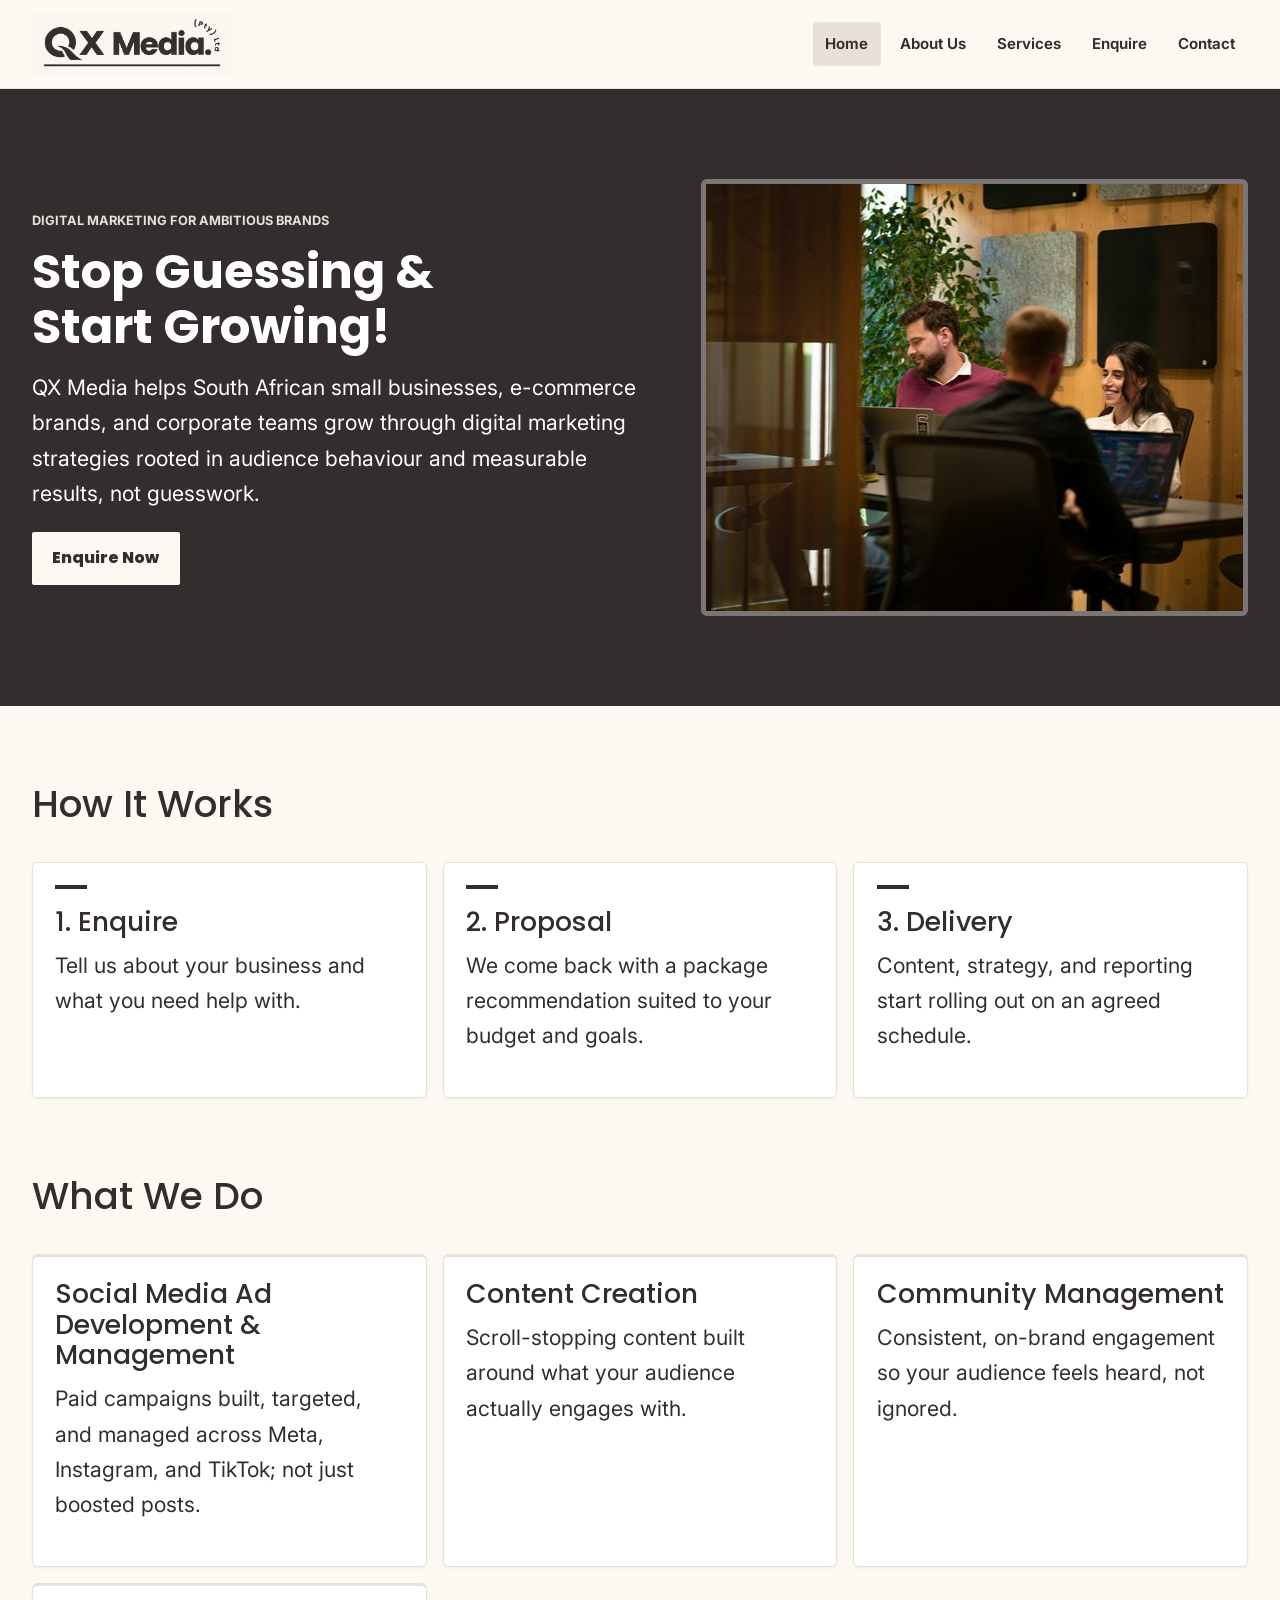
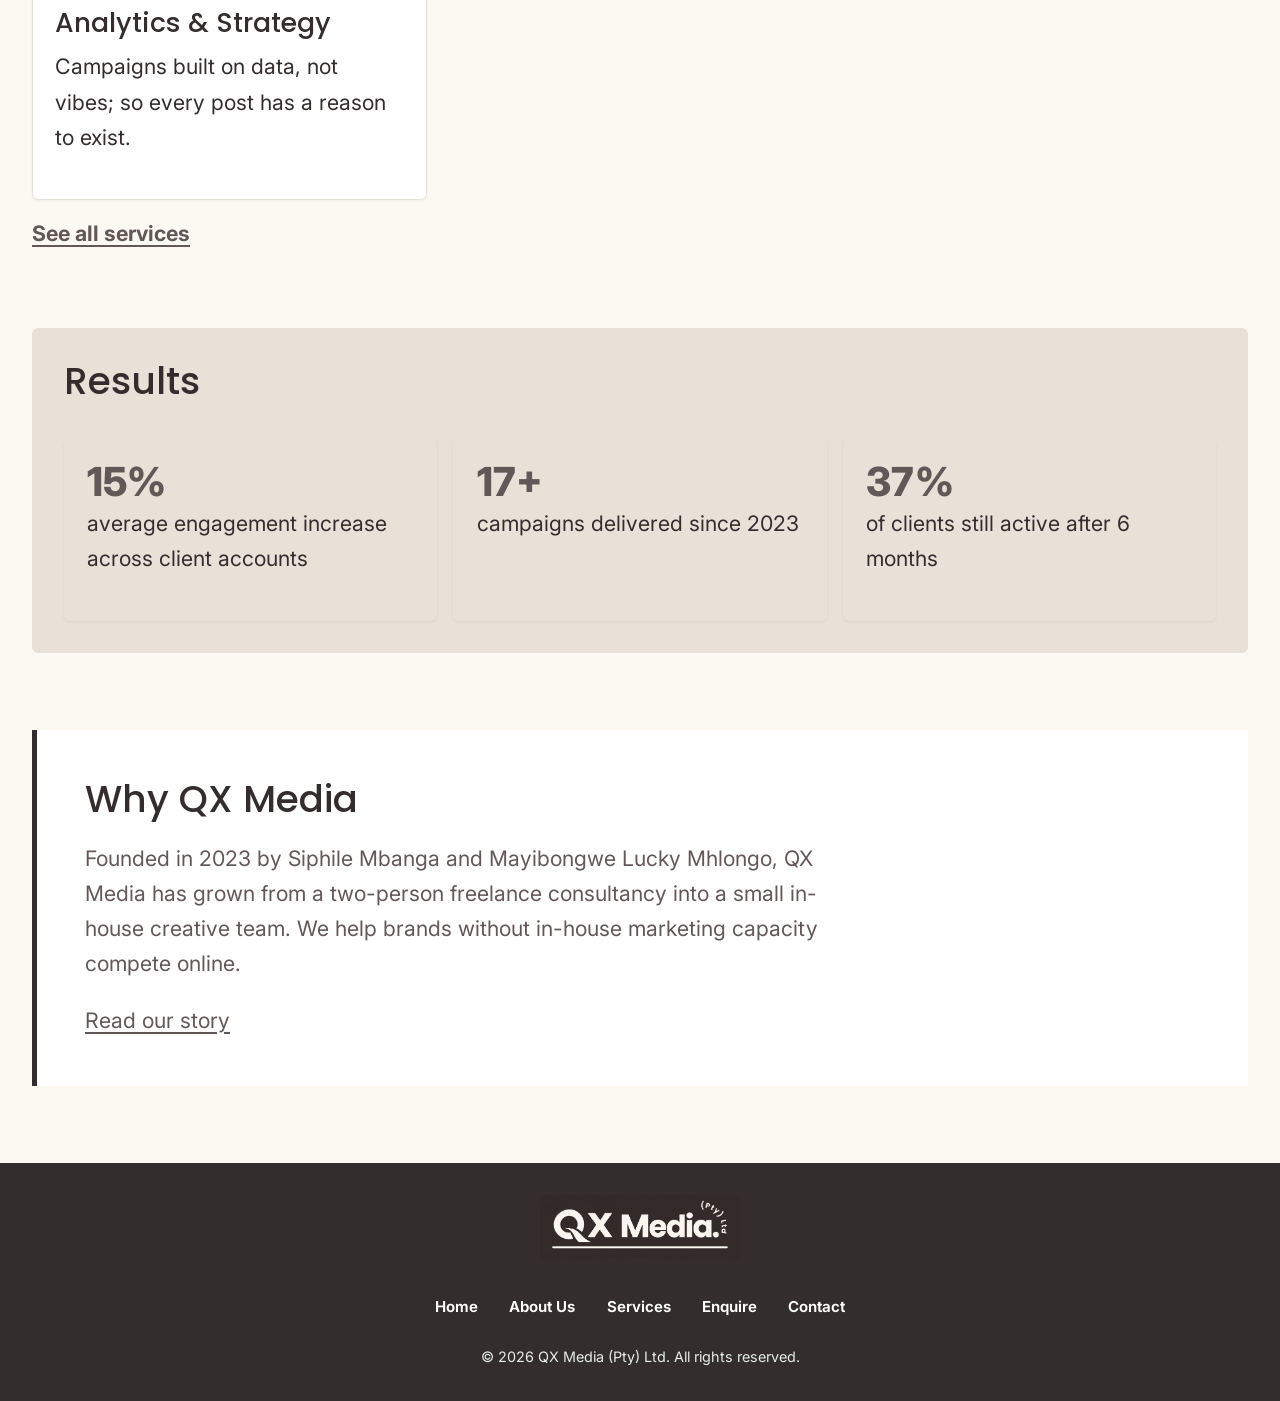
<file: index.html>
<!DOCTYPE html>
<html lang="en">
<head>
    <meta charset="UTF-8">
    <meta http-equiv="X-UA-Compatible" content = "IE=edge">
    <meta name="viewport" content="width=device-width, initial-scale=1.0">
    <meta name="description" content="QX Media helps South African small businesses, e-commerce brands, and corporate teams grow with social media marketing, content, and data-informed strategy.">
    <title>QX Media | Digital Marketing Agency in South Africa</title>
    <link rel="stylesheet" href="css/main.css">
    <link rel="preconnect" href="https://fonts.googleapis.com">
    <link rel="preconnect" href="https://fonts.gstatic.com" crossorigin>
    <link href="https://fonts.googleapis.com/css2?family=Inter:wght@400;500;700&family=Poppins:wght@500;600;700;800&display=swap" rel="stylesheet">
    <link rel="icon" type="image/svg+xml" href="favicon.svg">
</head>

<body>
    <header class="site-header">
        <a class="logo" href="./">
            <img src="images/qx-logo-dark-on-ivory.png" alt="QX Media (Pty) Ltd">
        </a>
        <nav>
            <ul>
                <li><a href="./" class="current-page">Home</a></li>
                <li><a href="about/">About Us</a></li>
                <li><a href="services/">Services</a></li>
                <li><a href="enquire/">Enquire</a></li>
                <li><a href="contact/">Contact</a></li>
            </ul>
        </nav>
    </header>

    <main>

<section id="hero" class="hero" class="content-section">
  <div>
    <p class="eyebrow">Digital marketing for ambitious brands</p>
    <h1>Stop Guessing &amp; Start Growing!</h1>
    <p>
        QX Media helps South African small businesses, e-commerce brands, and corporate teams grow through digital marketing strategies rooted in audience behaviour and measurable results, not guesswork.
    </p>
    <a href="enquire/" class="cta-button">Enquire Now</a>
  </div>

  <picture class="hero-image">
    <img
      src="images/team-meeting-960.jpg"
      srcset="
        images/team-meeting-640.jpg 640w,
        images/team-meeting-960.jpg 960w,
        images/team-meeting-1600.jpg 1600w
      "
      sizes="(max-width: 48rem) 100vw, 50vw"
      width="960"
      height="640"
      alt="Colleagues collaborating around a table in a creative studio"
    >
  </picture>
</section>

        <section id="how-it-works" class="content-section">
            <h2>How It Works</h2>
            <div class="step">
                <h3>1. Enquire</h3>
                <p> Tell us about your business and what you need help with.</p>
            </div>
            <div class="step">
                <h3>2. Proposal</h3>
                <p>We come back with a package recommendation suited to your budget and goals.</p>
            </div>
            <div class="step">
                <h3>3. Delivery</h3>
                <p>Content, strategy, and reporting start rolling out on an agreed schedule.</p>
            </div>
        </section>

        <section id="service-highlights" class="content-section">
            <h2>What We Do</h2>
            <div class="service-card">
                <h3>Social Media Ad Development & Management</h3>
                <p>Paid campaigns built, targeted, and managed across Meta, Instagram, and TikTok; not just boosted posts.</p>
            </div>
            <div class="service-card">
                <h3>Content Creation</h3>
                <p>Scroll-stopping content built around what your audience actually engages with.</p>
            </div>
            <div class="service-card">
                <h3>Community Management</h3>
                <p>Consistent, on-brand engagement so your audience feels heard, not ignored.</p>
            </div>
            <div class="service-card">
                <h3>Analytics & Strategy</h3>
                <p>Campaigns built on data, not vibes; so every post has a reason to exist.</p>
            </div>
            <a href="services/">See all services</a>
        </section>

        <section id="results" class="content-section">
            <h2>Results</h2>
            <div class="stat-card">
            <p class="stat-number" data-count="35" data-suffix="%">35%</p>
             <p>average engagement increase across client accounts</p>    
            </div>
            <div class="stat-card">
            <p class="stat-number" data-count="40" data-suffix="+">40+</p>
              <p>campaigns delivered since 2023</p>
             </div>
             <div class="stat-card">
                <p class="stat-number" data-count="85" data-suffix="%">85%</p>
                <p>of clients still active after 6 months</p>
             </div>
        </section>

        <section id="why-qx-media" class="content-section">
            <h2>Why QX Media</h2>
            <p>Founded in 2023 by Siphile Mbanga and Mayibongwe Lucky Mhlongo, QX Media has grown from a two-person freelance consultancy into a small in-house creative team. We help brands without in-house marketing capacity compete online.</p>
            <a href="about/">Read our story</a>
        </section>
    </main>

    <footer>
        <a class="footer-logo" href="./">
            <img src="images/qx-logo-white-on-dark.png" alt="QX Media (Pty) Ltd">
        </a>

        <nav>
            <ul>
                <li><a href="./">Home</a></li>
                <li><a href="about/">About Us</a></li>
                <li><a href="services/">Services</a></li>
                <li><a href="enquire/">Enquire</a></li>
                <li><a href="contact/">Contact</a></li>
            </ul>
        </nav>
        <p>&copy; 2026 QX Media (Pty) Ltd. All rights reserved.</p>
    </footer>
<script src="js/app.js"></script>
</body>
</html>
</file>
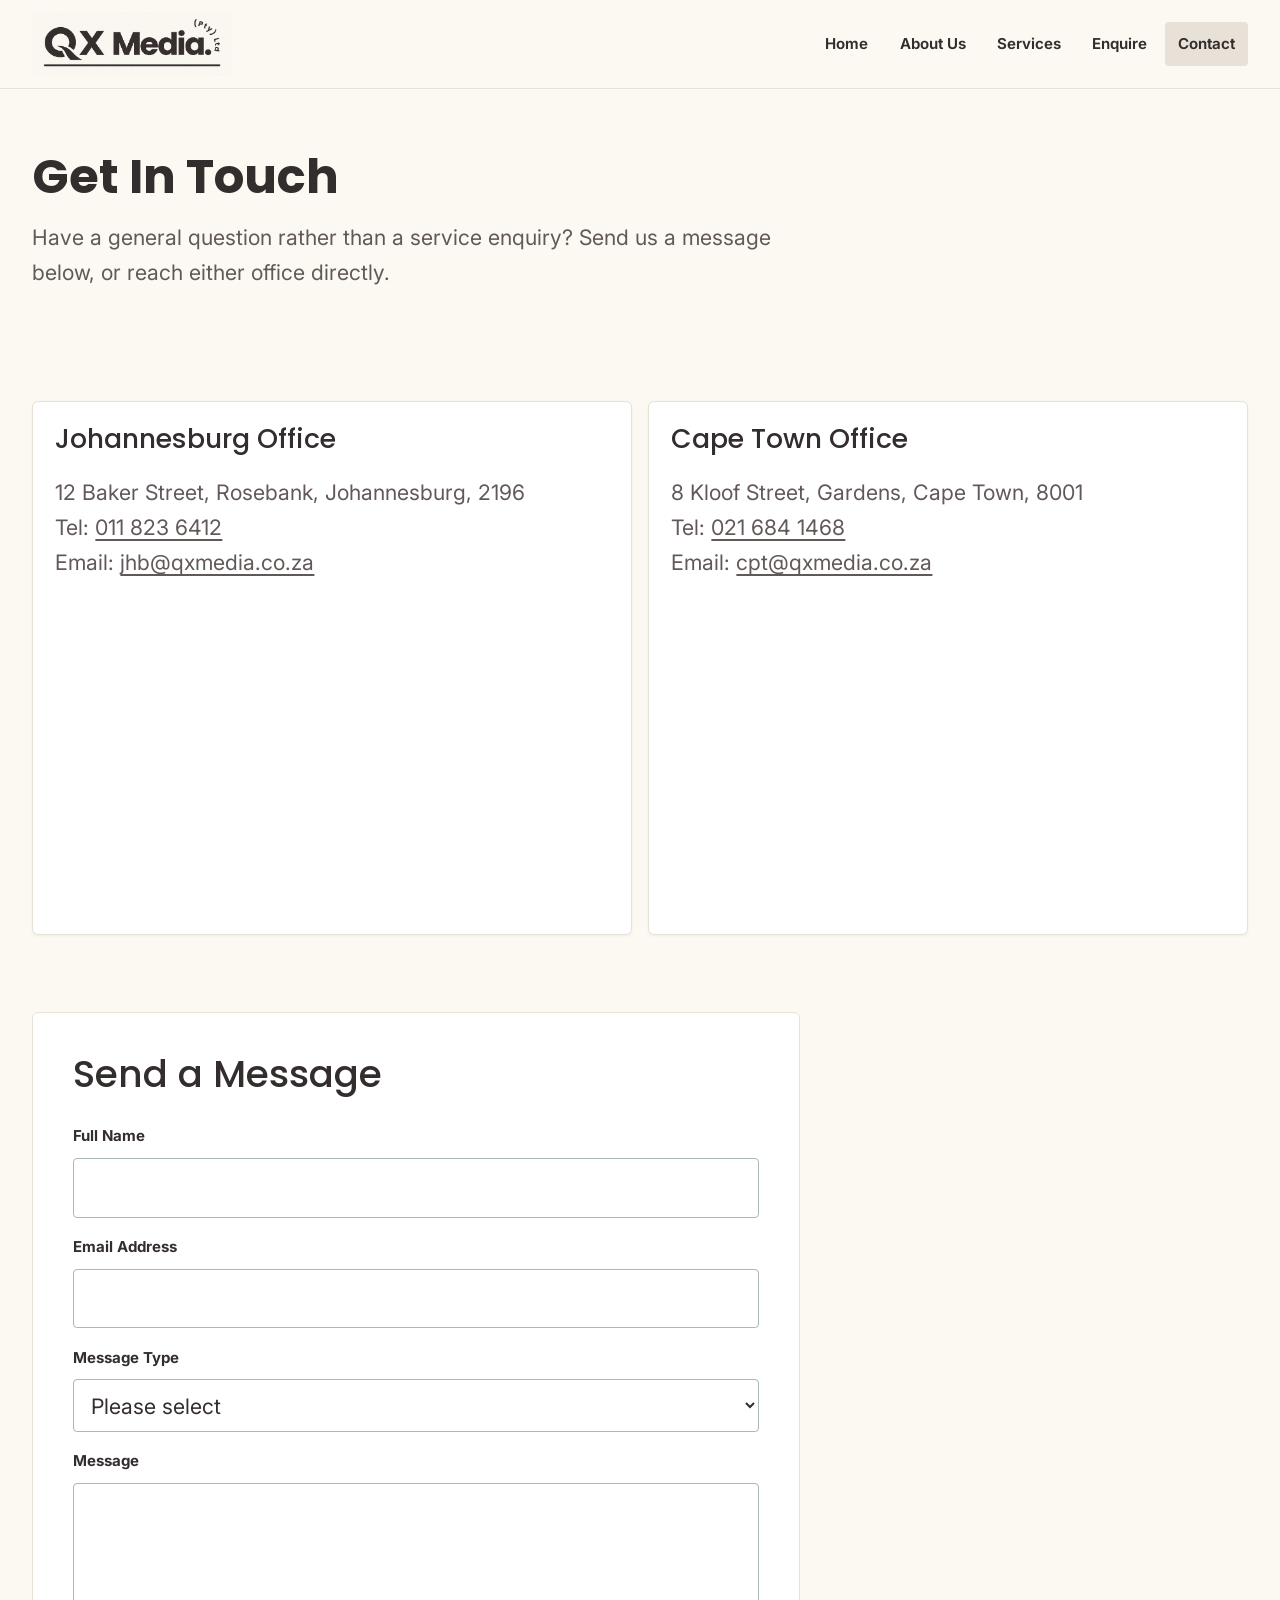
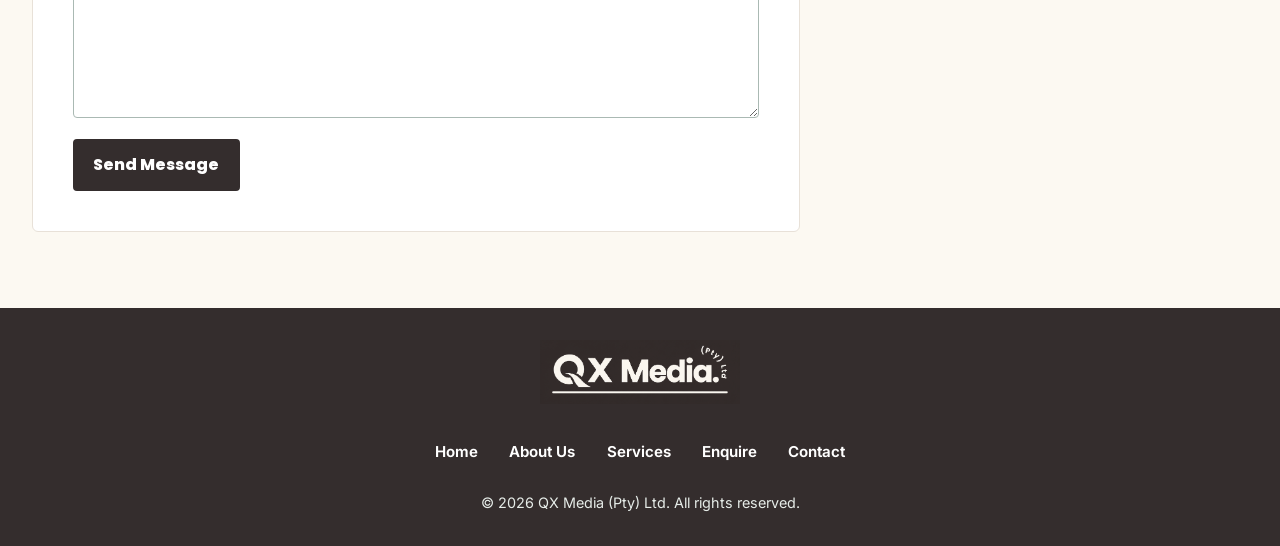
<file: contact/index.html>
<!DOCTYPE html>
<html lang="en">
<head>
    <meta charset="UTF-8">
    <meta http-equiv="X-UA-Compatible" content="IE=edge">
    <meta name="viewport" content="width=device-width, initial-scale=1.0">
    <meta name="description" content="Contact QX Media with a general question or find our Johannesburg and Cape Town office addresses, phone numbers, email addresses, and maps.">
    <title>Contact QX Media | Johannesburg and Cape Town</title>
    <link rel="stylesheet" href="../css/main.css">
    <link rel="preconnect" href="https://fonts.googleapis.com">
    <link rel="preconnect" href="https://fonts.gstatic.com" crossorigin>
    <link href="https://fonts.googleapis.com/css2?family=Inter:wght@400;500;700&family=Poppins:wght@500;600;700;800&display=swap" rel="stylesheet">
    <link rel="icon" type="image/svg+xml" href="../favicon.svg">
</head>
<body>

  <header class="site-header">
    <a  class = "logo" href="../">
      <img src="../images/qx-logo-dark-on-ivory.png" alt="QX Media (Pty) Ltd">
    </a>
    <nav>
      <ul>
        <li><a href="../">Home</a></li>
        <li><a href="../about/">About Us</a></li>
        <li><a href="../services/">Services</a></li>
        <li><a href="../enquire/">Enquire</a></li>
        <li><a href="../contact/" class="current-page">Contact</a></li>
      </ul>
    </nav>
  </header>

  <main>
    <section id="page-intro">
      <h1>Get In Touch</h1>
      <p>Have a general question rather than a service enquiry? Send us a message below, or reach
        either office directly.</p>
    </section>

    <section id="locations">
      <article class="location-card" id="location-jhb">
        <h2>Johannesburg Office</h2>
        <address>
          12 Baker Street, Rosebank, Johannesburg, 2196<br>
          Tel: <a href="tel:+27118236412">011 823 6412</a><br>
          Email: <a href="mailto:jhb@qxmedia.co.za">jhb@qxmedia.co.za</a>
        </address>

      <iframe
        class="office-map"
        title="Map showing the Johannesburg office"
        src="https://www.google.com/maps?q=12+Baker+Street,+Rosebank,+Johannesburg,+2196&amp;output=embed"
        loading="lazy"
        referrerpolicy="no-referrer-when-downgrade">
      </iframe>

      </article>
      <article class="location-card" id="location-cpt">
        <h2>Cape Town Office</h2>
        <address>
          8 Kloof Street, Gardens, Cape Town, 8001<br>
          Tel: <a href="tel:+27216841468">021 684 1468</a><br>
          Email: <a href="mailto:cpt@qxmedia.co.za">cpt@qxmedia.co.za</a>
        </address>

        <iframe
          class="office-map"
          title="Map showing the Cape Town office"
          src="https://www.google.com/maps?q=8+Kloof+Street,+Gardens,+Cape+Town,+8001&amp;output=embed"
          loading="lazy"
          referrerpolicy="no-referrer-when-downgrade">
        </iframe>

      </article>
    </section>
    <section id="contact-form">
      <h2>Send a Message</h2>
      <form id="contactForm" name="contactForm">

        <label for="contactName">Full Name</label>
        <input type="text" id="contactName" name="contactName" required>

        <label for="contactEmail">Email Address</label>
        <input type="email" id="contactEmail" name="contactEmail" required>

        <label for="messageType">Message Type</label>
        <select id="messageType" name="messageType" required>
          <option value="">Please select</option>
          <option value="general">General Question</option>
          <option value="support">Existing Client Support</option>
          <option value="media">Media / Press</option>
          <option value="other">Other</option>
        </select>

        <label for="contactMessage">Message</label>
        <textarea id="contactMessage" name="contactMessage" rows="6" required></textarea>

        <button type="submit">Send Message</button>

      </form>

      <p id="contactStatus" role="alert" hidden></p>
      <div id="contactResponse" aria-live="polite" hidden></div>

    </section>    
  </main>

  <footer>
    <a class="footer-logo" href="../">
      <img src="../images/qx-logo-white-on-dark.png" alt="QX Media (Pty) Ltd">
    </a>
    <nav>
      <ul>
        <li><a href="../">Home</a></li>
        <li><a href="../about/">About Us</a></li>
        <li><a href="../services/">Services</a></li>
        <li><a href="../enquire/">Enquire</a></li>
        <li><a href="../contact/">Contact</a></li>
      </ul>
    </nav>
    <p>&copy; 2026 QX Media (Pty) Ltd. All rights reserved.</p>
  </footer>

  <script src="../js/app.js"></script>

    
</body>
</html>
</file>
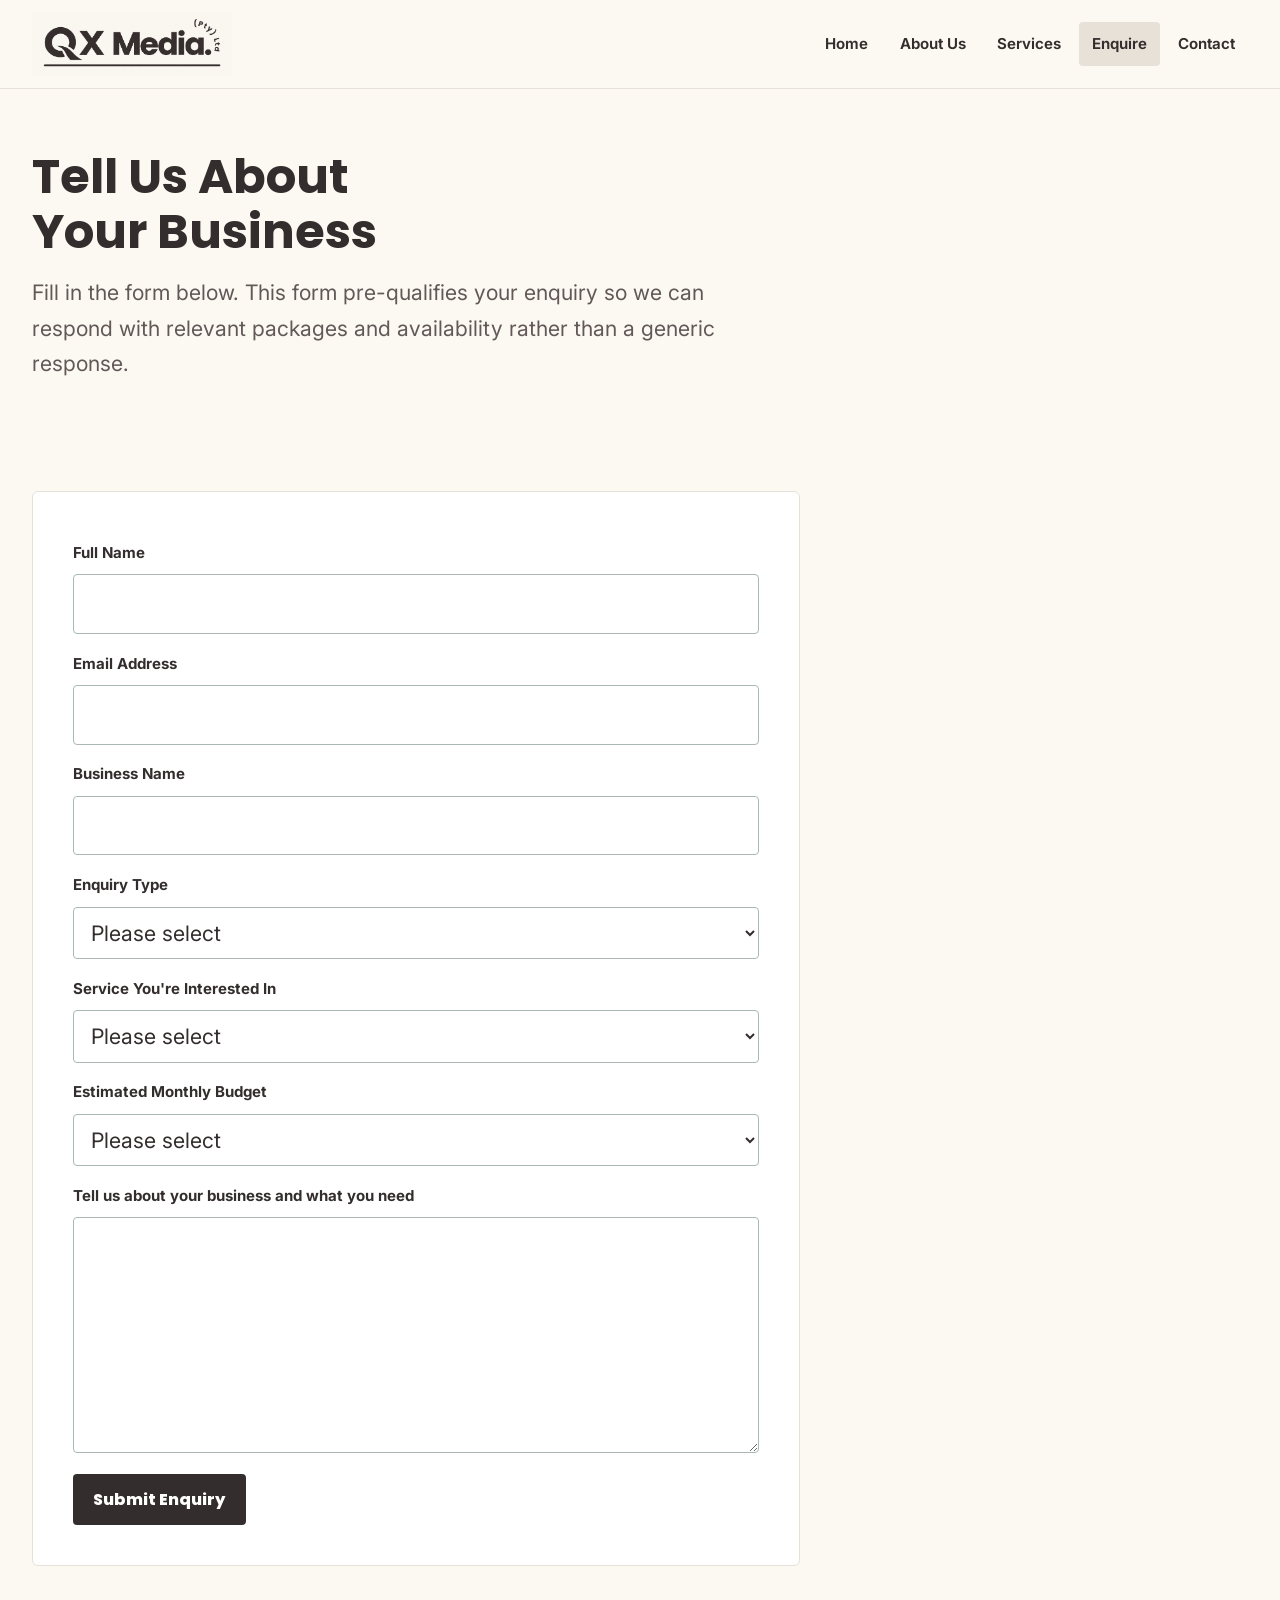
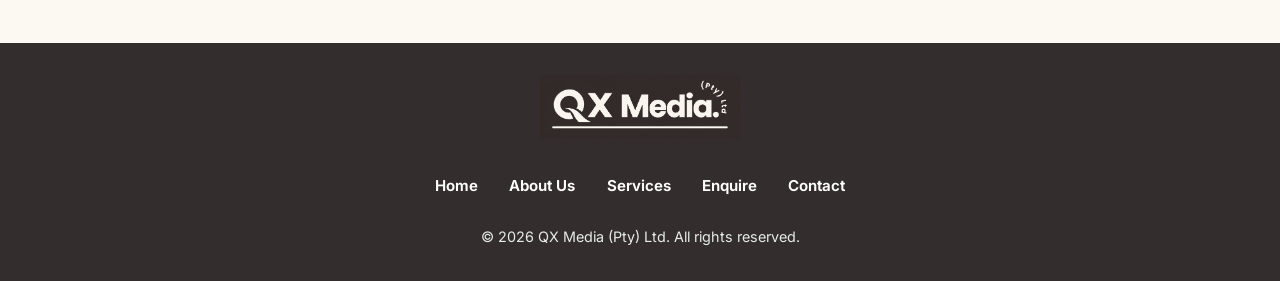
<file: enquire/index.html>
<!DOCTYPE html>
<html lang="en">
<head>
    <meta charset="UTF-8">
    <meta http-equiv="X-UA-Compatible" content="IE=edge">
    <meta name="viewport" content="width=device-width, initial-scale=1.0">
    <meta name="description" content="Tell QX Media about your business, marketing goals, and budget to receive a service recommendation tailored to your needs.">
    <title>Enquire About Digital Marketing | QX Media</title>
    <link rel="stylesheet" href="../css/main.css">
    <link rel="preconnect" href="https://fonts.googleapis.com">
    <link rel="preconnect" href="https://fonts.gstatic.com" crossorigin>
    <link href="https://fonts.googleapis.com/css2?family=Inter:wght@400;500;700&family=Poppins:wght@500;600;700;800&display=swap" rel="stylesheet">
    <link rel="icon" type="image/svg+xml" href="../favicon.svg">
</head>
<body>

  <header class="site-header">
    <a class="logo" href="../">
      <img src="../images/qx-logo-dark-on-ivory.png" alt="QX Media (Pty) Ltd">
    </a>
    <nav>
      <ul>
        <li><a href="../">Home</a></li>
        <li><a href="../about/">About Us</a></li>
        <li><a href="../services/">Services</a></li>
        <li><a href="../enquire/" class="current-page">Enquire</a></li>
        <li><a href="../contact/">Contact</a></li>
      </ul>
    </nav>
  </header>

  <main>

    <section id="page-intro">
        <h1>Tell Us About Your Business</h1>
        <p>Fill in the form below. This form pre-qualifies your
        enquiry so we can respond with relevant packages and availability rather than a generic response.</p>
    </section>

    <section id="enquiry-form">
      <form id="enquiryForm" name="enquiryForm">

        <label for="fullName">Full Name</label>
        <input type="text" id="fullName" name="fullName" required>

        <label for="email">Email Address</label>
        <input type="email" id="email" name="email" required>

        <label for="businessName">Business Name</label>
        <input type="text" id="businessName" name="businessName" required>

        <label for="enquiryType">Enquiry Type</label>
        <select id="enquiryType" name="enquiryType" required>
          <option value="">Please select</option>
          <option value="sme">SME</option>
          <option value="ecommerce">E-commerce</option>
          <option value="corporate">Corporate</option>
        </select>

        <label for="serviceInterest">Service You're Interested In</label>
        <select id="serviceInterest" name="serviceInterest" required>
          <option value="">Please select</option>
          <option value="ad-management">Social Media Ad Development &amp; Management</option>
          <option value="content-creation">Content Creation</option>
          <option value="community-management">Community Management</option>
          <option value="analytics-reporting">Analytics &amp; Reporting</option>
          <option value="content-strategy">Content Strategy</option>
          <option value="not-sure">Not sure yet</option>
        </select>

        <label for="budgetRange">Estimated Monthly Budget</label>
        <select id="budgetRange" name="budgetRange">
          <option value="">Please select</option>
          <option value="under-5k">Under R5,000</option>
          <option value="5k-15k">R5,000 - R15,000</option>
          <option value="15k-plus">R15,000+</option>
        </select>

        <label for="message">Tell us about your business and what you need</label>
        <textarea id="message" name="message" rows="6" required></textarea>

        <button type="submit">Submit Enquiry</button>

      </form>
        <p id="enquiryStatus" role="alert" hidden></p>
        <div id="enquiryResponse" aria-live="polite" hidden></div>
    </section>

  </main>

  <footer>

    <a class="footer-logo" href="../">
      <img src="../images/qx-logo-white-on-dark.png" alt="QX Media (Pty) Ltd">
    </a>
    <nav>
      <ul>
        <li><a href="../">Home</a></li>
        <li><a href="../about/">About Us</a></li>
        <li><a href="../services/">Services</a></li>
        <li><a href="../enquire/">Enquire</a></li>
        <li><a href="../contact/">Contact</a></li>
      </ul>
    </nav>
    <p>&copy; 2026 QX Media (Pty) Ltd. All rights reserved.</p>
  </footer>

  <script src="../js/app.js"></script>

</body>
</html>
</file>
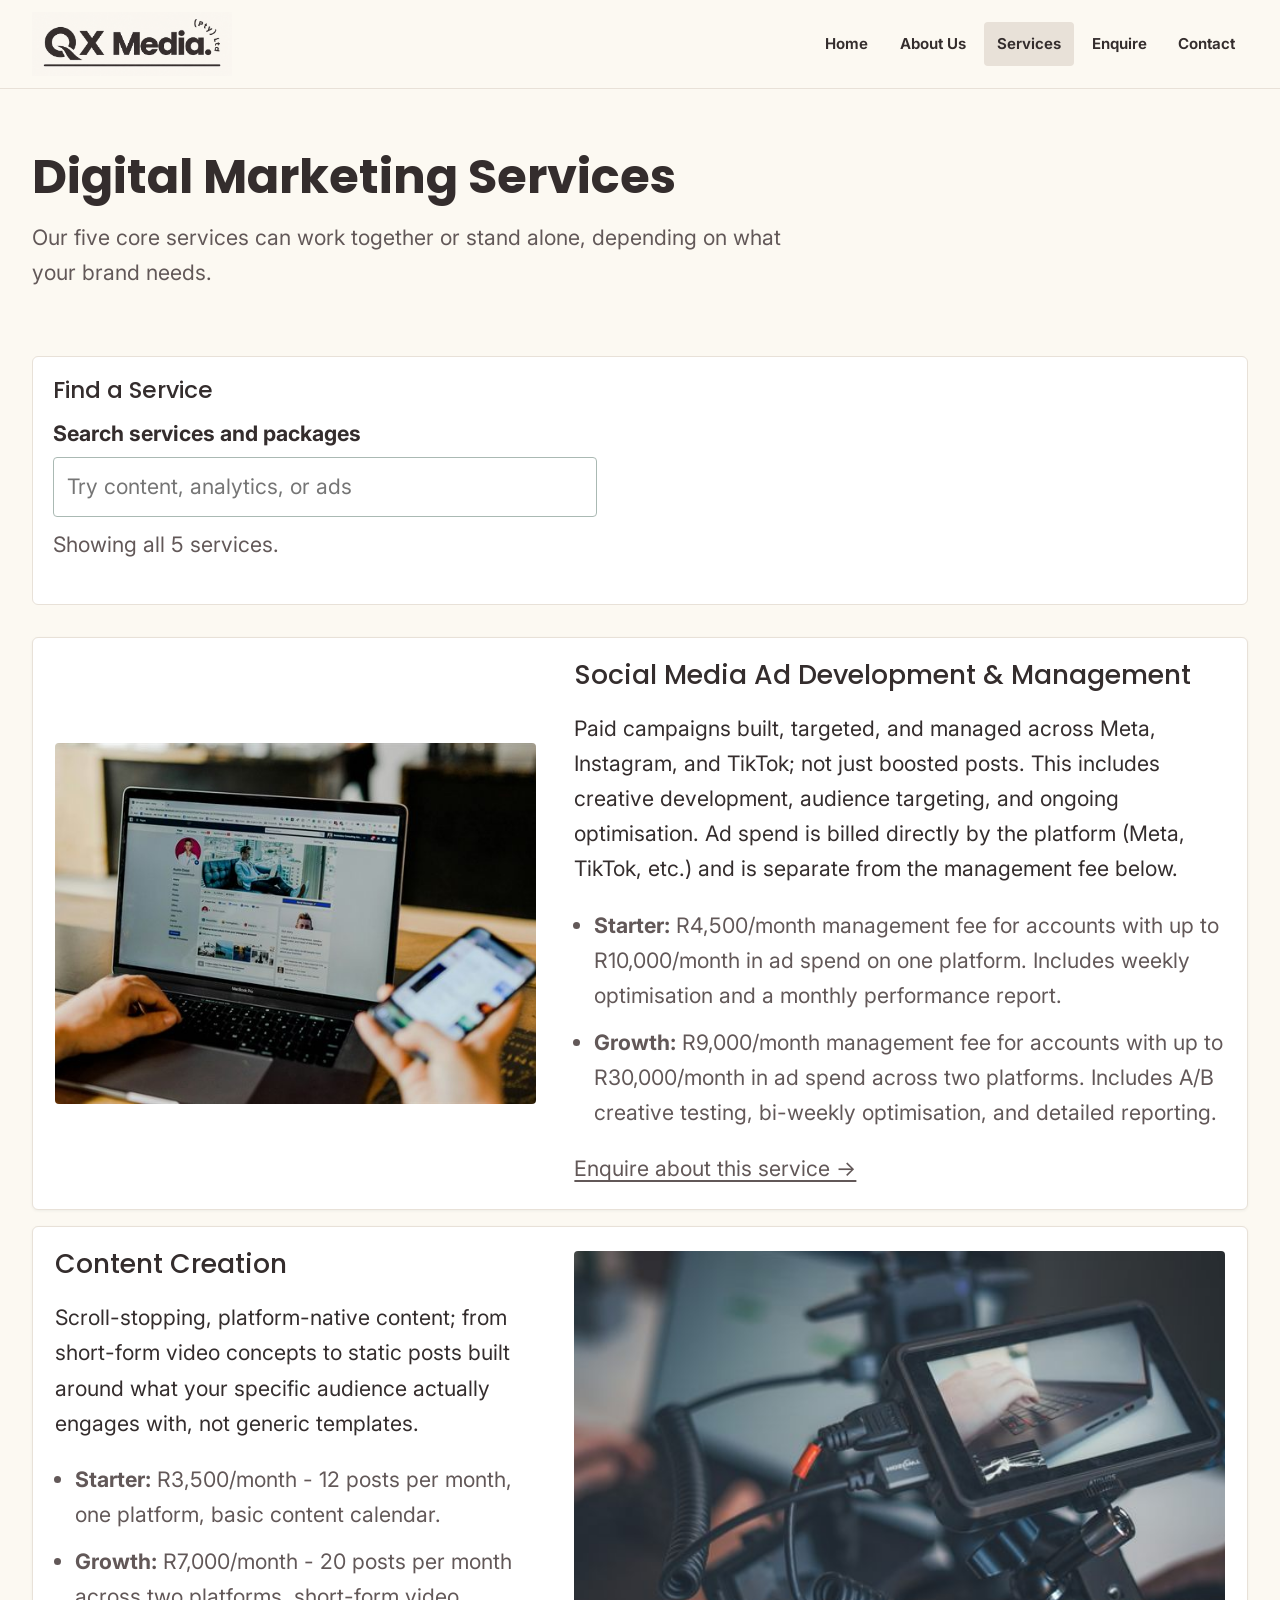
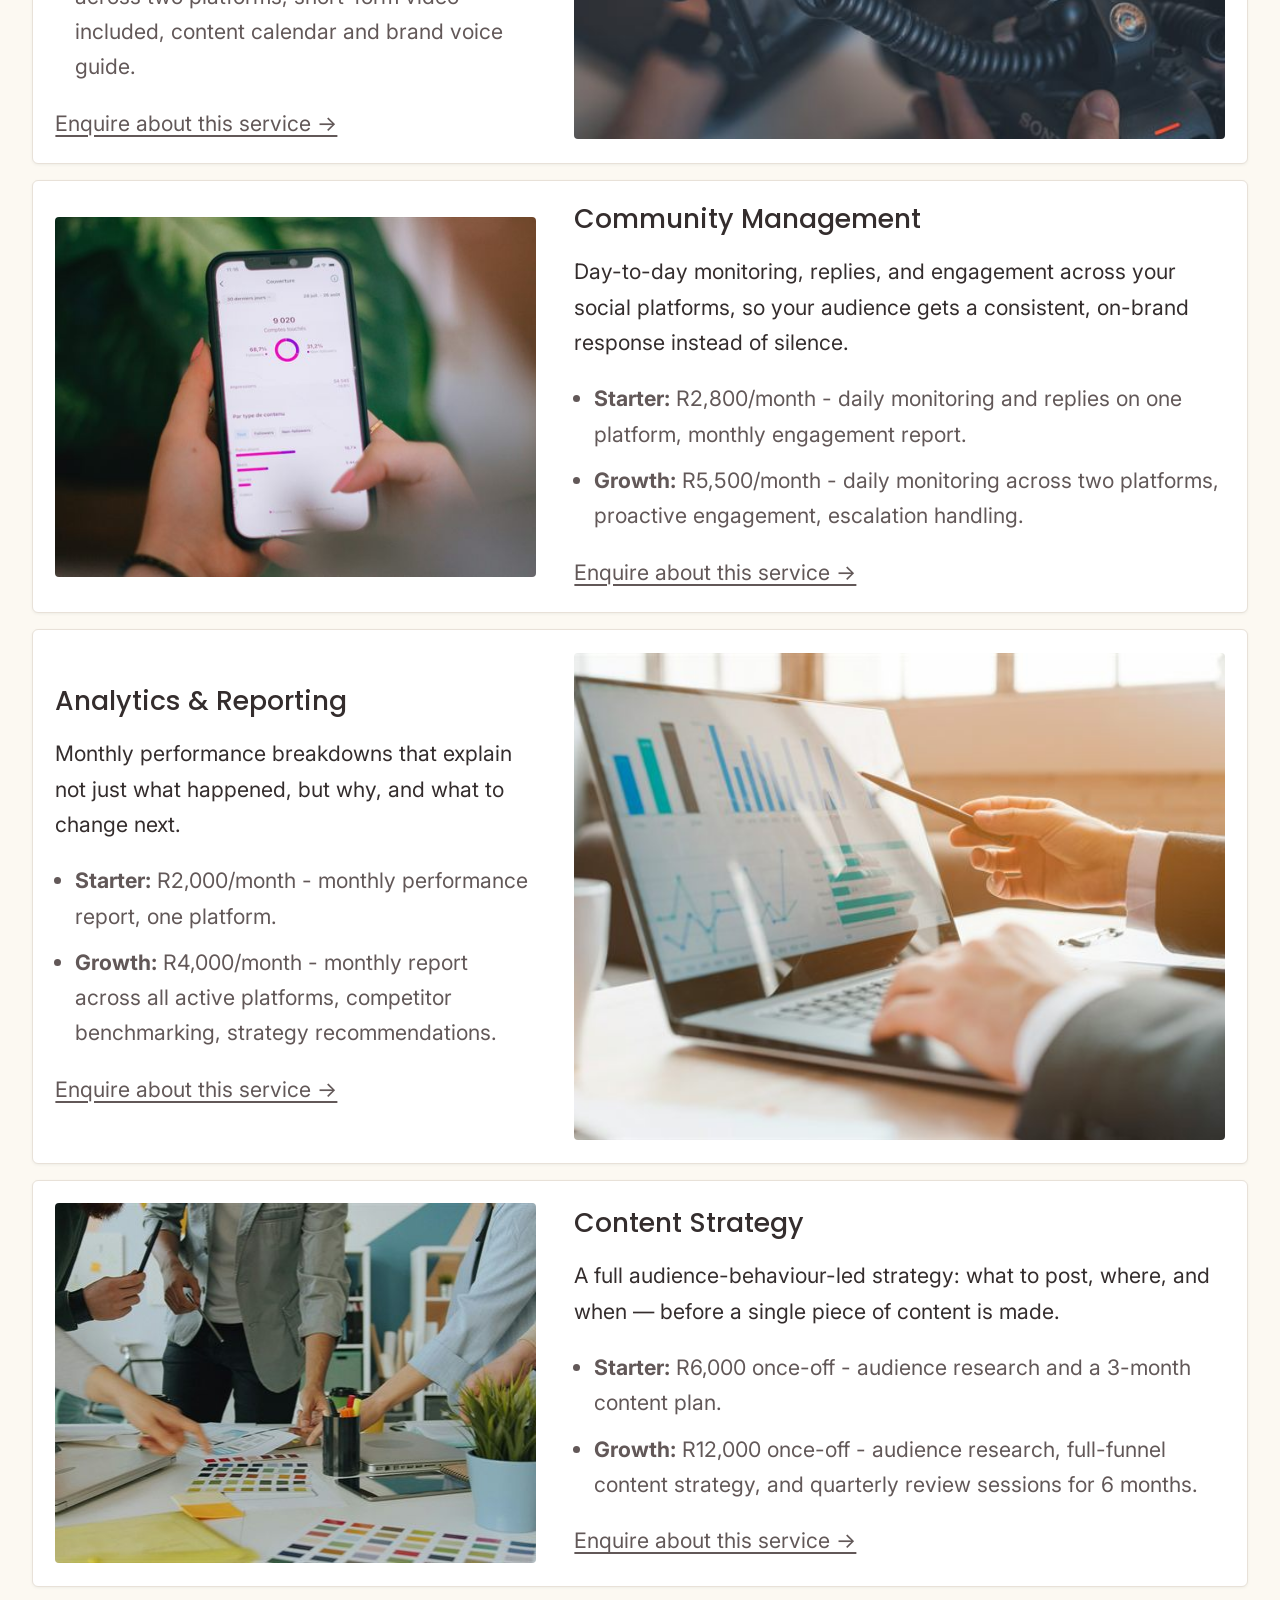
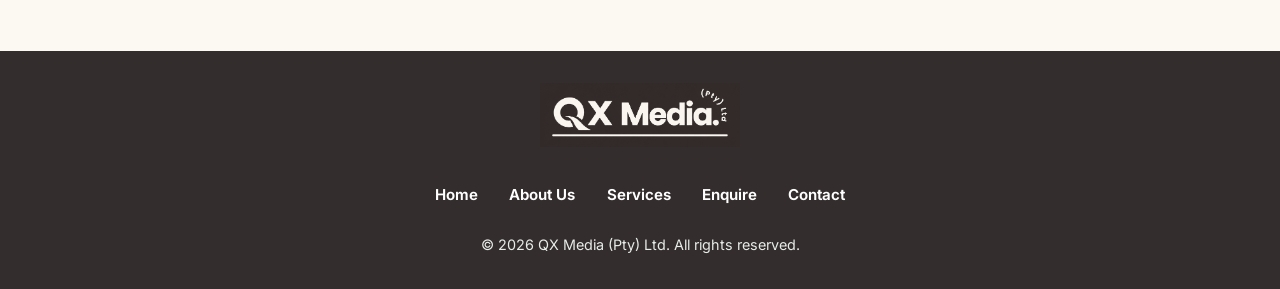
<file: services/index.html>
<!DOCTYPE html>
<html lang="en">
<head>
    <meta charset="UTF-8">
    <meta http-equiv="X-UA-Compatible" content="IE=edge">
    <meta name="viewport" content="width=device-width, initial-scale=1.0">
    <meta name="description" content="Explore social media advertising, content creation, community management, analytics, and content strategy for South African businesses.">
    <title>Digital Marketing Services | QX Media</title>
    <link rel="preconnect" href="https://fonts.googleapis.com">
    <link rel="preconnect" href="https://fonts.gstatic.com" crossorigin>
    <link href="https://fonts.googleapis.com/css2?family=Inter:wght@400;500;700&family=Poppins:wght@500;600;700;800&display=swap" rel="stylesheet">
    <link rel="icon" type="image/svg+xml" href="../favicon.svg">
    <link rel="stylesheet" href="../css/main.css">
</head>

<body>
<header class="site-header">
  <a class="logo" href="../">
    <img src="../images/qx-logo-dark-on-ivory.png" alt="QX Media (Pty) Ltd">
  </a>
    <nav>
      <ul>
        <li><a href="../">Home</a></li>
        <li><a href="../about/">About Us</a></li>
        <li><a href="../services/" class="current-page">Services</a></li>
        <li><a href="../enquire/">Enquire</a></li>
        <li><a href="../contact/">Contact</a></li>
      </ul>
    </nav>
  </header>
  
<main>

    <section id="page-intro">
      <h1 class="services-title">Digital Marketing Services</h1>
      <p>Our five core services can work together or stand alone, depending on what your brand needs.</p>
    </section>

    <section class="service-search" aria-labelledby="service-search-heading">
      <h2 id="service-search-heading">Find a Service</h2>
      <label for="serviceSearch">Search services and packages</label>
      <input id="serviceSearch" type="search"
        placeholder="Try content, analytics, or ads" autocomplete="off">
      <p id="serviceSearchStatus" role="status" aria-live="polite">
        Showing all 5 services.
      </p>
    </section>



<article class="service-detail" id="ad-management">
  <figure class="service-image">
    <img
      src="../images/social-ads-960.jpg"
      srcset="../images/social-ads-640.jpg 640w,
              ../images/social-ads-960.jpg 960w,
              ../images/social-ads-1600.jpg 1600w"
      sizes="(min-width: 70rem) 32vw, (min-width: 48rem) 38vw, 100vw"
      width="960"
      height="640"
      loading="lazy"
      alt="A laptop showing a business social media page beside a phone">
  </figure>
  <div class="service-copy">
    <h2>Social Media Ad Development &amp; Management</h2>
    <p>Paid campaigns built, targeted, and managed across Meta, Instagram, and TikTok; not just
      boosted posts. This includes creative development, audience targeting, and ongoing optimisation. Ad spend
      is billed directly by the platform (Meta, TikTok, etc.) and is separate from the management fee below.</p>
    <ul class="package-tiers">
      <li><strong>Starter:</strong> R4,500/month management fee for accounts with up to R10,000/month
        in ad spend on one platform. Includes weekly optimisation and a monthly performance report.</li>
      <li><strong>Growth:</strong> R9,000/month management fee for accounts with up to R30,000/month
        in ad spend across two platforms. Includes A/B creative testing, bi-weekly optimisation, and detailed
        reporting.</li>
    </ul>
    <a href="../enquire/">Enquire about this service &rarr;</a>
  </div>
</article>

<article class="service-detail" id="content-creation">
  <figure class="service-image">
    <img
      src="../images/content-creation-960.jpg"
      srcset="../images/content-creation-640.jpg 640w,
              ../images/content-creation-960.jpg 960w,
              ../images/content-creation-1600.jpg 1600w"
      sizes="(min-width: 70rem) 32vw, (min-width: 48rem) 38vw, 100vw"
      width="960"
      height="640"
      loading="lazy"
      alt="A video camera and monitor set up to record creative content">
  </figure>
  <div class="service-copy">
    <h2>Content Creation</h2>
    <p>Scroll-stopping, platform-native content; from short-form video concepts to static posts
      built around what your specific audience actually engages with, not generic templates.</p>
    <ul class="package-tiers">
      <li><strong>Starter:</strong> R3,500/month - 12 posts per month, one platform, basic content
        calendar.</li>
      <li><strong>Growth:</strong> R7,000/month - 20 posts per month across two platforms, short-form
        video included, content calendar and brand voice guide.</li>
    </ul>
    <a href="../enquire/">Enquire about this service &rarr;</a>
  </div>
</article>

<article class="service-detail" id="community-management">
  <figure class="service-image">
    <img
      src="../images/community-management-960.jpg"
      srcset="../images/community-management-640.jpg 640w,
              ../images/community-management-960.jpg 960w,
              ../images/community-management-1600.jpg 1600w"
      sizes="(min-width: 70rem) 32vw, (min-width: 48rem) 38vw, 100vw"
      width="960"
      height="640"
      loading="lazy"
      alt="A person reviewing social media reach and engagement on a smartphone">
  </figure>
  <div class="service-copy">
    <h2>Community Management</h2>
    <p>Day-to-day monitoring, replies, and engagement across your social platforms, so your audience gets a
      consistent, on-brand response instead of silence.</p>
    <ul class="package-tiers">
      <li><strong>Starter:</strong> R2,800/month - daily monitoring and replies on one platform, monthly
        engagement report.</li>
      <li><strong>Growth:</strong> R5,500/month - daily monitoring across two platforms, proactive
        engagement, escalation handling.</li>
    </ul>
    <a href="../enquire/">Enquire about this service &rarr;</a>
  </div>
</article>

<article class="service-detail" id="analytics-reporting">
  <figure class="service-image">
    <img
      src="../images/analytics-reporting-960.jpg"
      srcset="../images/analytics-reporting-640.jpg 640w,
              ../images/analytics-reporting-960.jpg 960w,
              ../images/analytics-reporting-1600.jpg 1600w"
      sizes="(min-width: 70rem) 32vw, (min-width: 48rem) 38vw, 100vw"
      width="960"
      height="640"
      loading="lazy"
      alt="A person pointing at charts and performance metrics on a laptop">
  </figure>
  <div class="service-copy">
    <h2>Analytics &amp; Reporting</h2>
    <p>Monthly performance breakdowns that explain not just what happened, but why, and what to change
      next.</p>
    <ul class="package-tiers">
      <li><strong>Starter:</strong> R2,000/month - monthly performance report, one platform.</li>
      <li><strong>Growth:</strong> R4,000/month -  monthly report across all active platforms, competitor
        benchmarking, strategy recommendations.</li>
    </ul>
    <a href="../enquire/">Enquire about this service &rarr;</a>
  </div>
</article>

<article class="service-detail" id="content-strategy">
  <figure class="service-image">
    <img
      src="../images/content-strategy-960.jpg"
      srcset="../images/content-strategy-640.jpg 640w,
              ../images/content-strategy-960.jpg 960w,
              ../images/content-strategy-1600.jpg 1600w"
      sizes="(min-width: 70rem) 32vw, (min-width: 48rem) 38vw, 100vw"
      width="960"
      height="540"
      loading="lazy"
      alt="A team planning content together using boards and colour swatches">
  </figure>
  <div class="service-copy">
    <h2>Content Strategy</h2>
    <p>A full audience-behaviour-led strategy: what to post, where, and when &mdash; before a single piece of
      content is made.</p>
    <ul class="package-tiers">
      <li><strong>Starter:</strong> R6,000 once-off - audience research and a 3-month content plan.</li>
      <li><strong>Growth:</strong> R12,000 once-off - audience research, full-funnel content strategy,
        and quarterly review sessions for 6 months.</li>
    </ul>
    <a href="../enquire/">Enquire about this service &rarr;</a>
  </div>
</article>

</main>  

  <footer>
  <a class="footer-logo" href="../">
    <img src="../images/qx-logo-white-on-dark.png" alt="QX Media (Pty) Ltd">
  </a>
    <nav>
      <ul>
        <li><a href="../">Home</a></li>
        <li><a href="../about/">About Us</a></li>
        <li><a href="../services/">Services</a></li>
        <li><a href="../enquire/">Enquire</a></li>
        <li><a href="../contact/">Contact</a></li>
      </ul>
    </nav>
    <p>&copy; 2026 QX Media (Pty) Ltd. All rights reserved.</p>
  </footer>

  <script src="../js/app.js" defer></script>

</body>
</html>
</file>
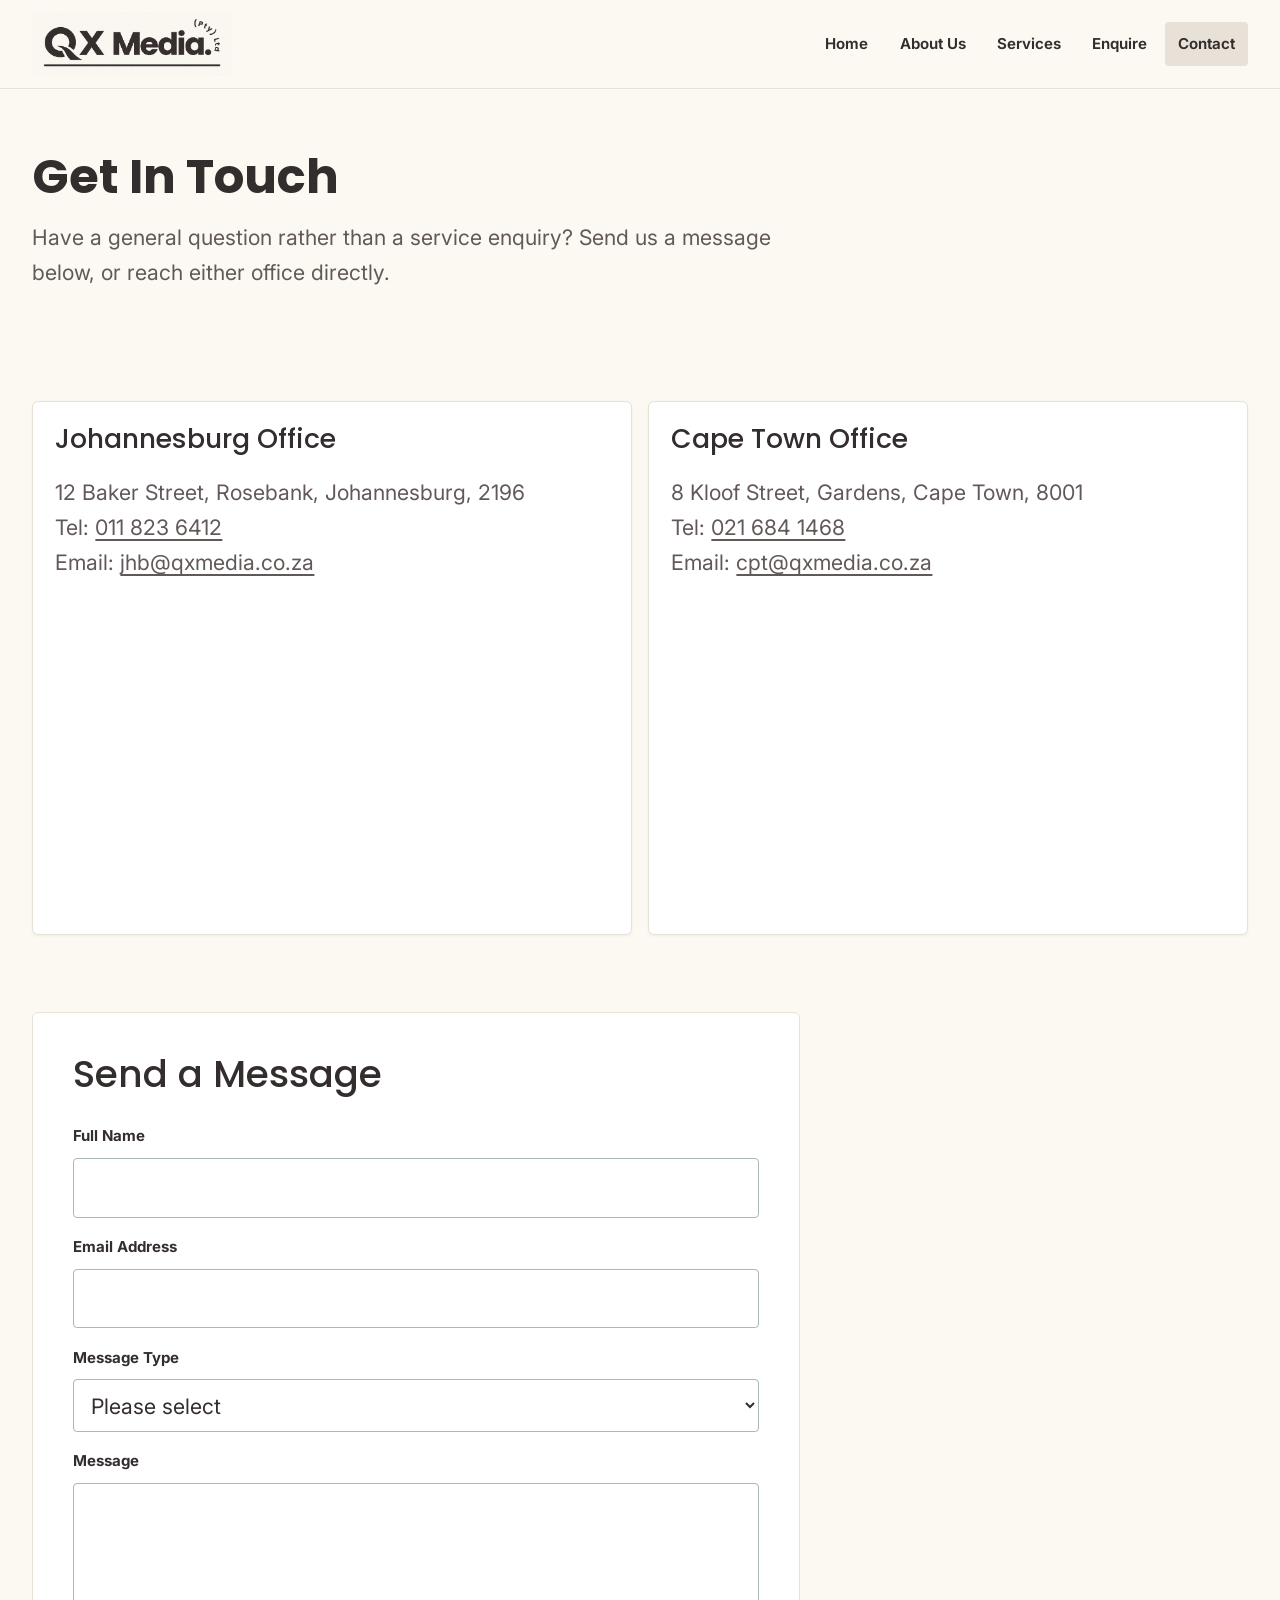
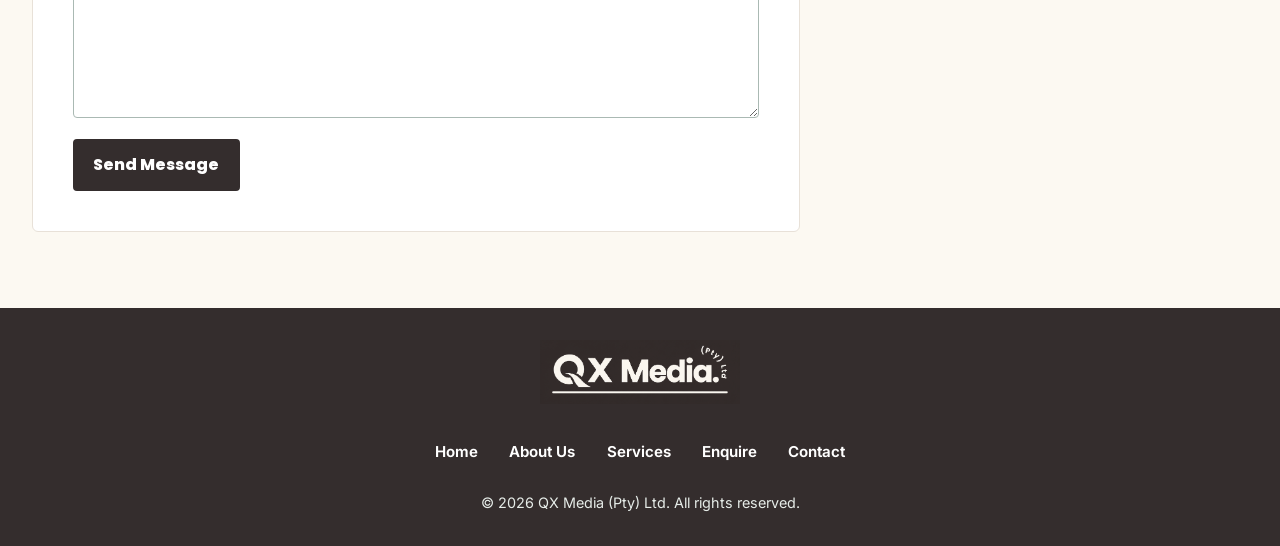
<file: contact.html>
<!DOCTYPE html>
<html lang="en">
<head>
    <meta charset="UTF-8">
    <meta http-equiv="X-UA-Compatible" content="IE=edge">
    <meta name="viewport" content="width=device-width, initial-scale=1.0">
    <meta name="description" content="Contact QX Media with a general question or find our Johannesburg and Cape Town office addresses, phone numbers, email addresses, and maps.">
    <title>Contact QX Media | Johannesburg and Cape Town</title>
    <link rel="stylesheet" href="css/main.css">
    <link rel="preconnect" href="https://fonts.googleapis.com">
    <link rel="preconnect" href="https://fonts.gstatic.com" crossorigin>
    <link href="https://fonts.googleapis.com/css2?family=Inter:wght@400;500;700&family=Poppins:wght@500;600;700;800&display=swap" rel="stylesheet">
    <link rel="icon" type="image/svg+xml" href="favicon.svg">
</head>
<body>

  <header class="site-header">
    <a  class = "logo" href="index.html">
      <img src="images/qx-logo-dark-on-ivory.png" alt="QX Media (Pty) Ltd">
    </a>
    <nav>
      <ul>
        <li><a href="index.html">Home</a></li>
        <li><a href="about.html">About Us</a></li>
        <li><a href="services.html">Services</a></li>
        <li><a href="enquiry.html">Enquire</a></li>
        <li><a href="contact.html" class="current-page">Contact</a></li>
      </ul>
    </nav>
  </header>

  <main>
    <section id="page-intro">
      <h1>Get In Touch</h1>
      <p>Have a general question rather than a service enquiry? Send us a message below, or reach
        either office directly.</p>
    </section>

    <section id="locations">
      <article class="location-card" id="location-jhb">
        <h2>Johannesburg Office</h2>
        <address>
          12 Baker Street, Rosebank, Johannesburg, 2196<br>
          Tel: <a href="tel:+27118236412">011 823 6412</a><br>
          Email: <a href="mailto:jhb@qxmedia.co.za">jhb@qxmedia.co.za</a>
        </address>

      <iframe
        class="office-map"
        title="Map showing the Johannesburg office"
        src="https://www.google.com/maps?q=12+Baker+Street,+Rosebank,+Johannesburg,+2196&amp;output=embed"
        loading="lazy"
        referrerpolicy="no-referrer-when-downgrade">
      </iframe>

      </article>
      <article class="location-card" id="location-cpt">
        <h2>Cape Town Office</h2>
        <address>
          8 Kloof Street, Gardens, Cape Town, 8001<br>
          Tel: <a href="tel:+27216841468">021 684 1468</a><br>
          Email: <a href="mailto:cpt@qxmedia.co.za">cpt@qxmedia.co.za</a>
        </address>

        <iframe
          class="office-map"
          title="Map showing the Cape Town office"
          src="https://www.google.com/maps?q=8+Kloof+Street,+Gardens,+Cape+Town,+8001&amp;output=embed"
          loading="lazy"
          referrerpolicy="no-referrer-when-downgrade">
        </iframe>

      </article>
    </section>
    <section id="contact-form">
      <h2>Send a Message</h2>
      <form id="contactForm" name="contactForm">

        <label for="contactName">Full Name</label>
        <input type="text" id="contactName" name="contactName" required>

        <label for="contactEmail">Email Address</label>
        <input type="email" id="contactEmail" name="contactEmail" required>

        <label for="messageType">Message Type</label>
        <select id="messageType" name="messageType" required>
          <option value="">Please select</option>
          <option value="general">General Question</option>
          <option value="support">Existing Client Support</option>
          <option value="media">Media / Press</option>
          <option value="other">Other</option>
        </select>

        <label for="contactMessage">Message</label>
        <textarea id="contactMessage" name="contactMessage" rows="6" required></textarea>

        <button type="submit">Send Message</button>

      </form>

      <p id="contactStatus" role="alert" hidden></p>
      <div id="contactResponse" aria-live="polite" hidden></div>

    </section>    
  </main>

  <footer>
    <a class="footer-logo" href="index.html">
      <img src="images/qx-logo-white-on-dark.png" alt="QX Media (Pty) Ltd">
    </a>
    <nav>
      <ul>
        <li><a href="index.html">Home</a></li>
        <li><a href="about.html">About Us</a></li>
        <li><a href="services.html">Services</a></li>
        <li><a href="enquiry.html">Enquire</a></li>
        <li><a href="contact.html">Contact</a></li>
      </ul>
    </nav>
    <p>&copy; 2026 QX Media (Pty) Ltd. All rights reserved.</p>
  </footer>

  <script src="js/app.js"></script>

    
</body>
</html>
</file>
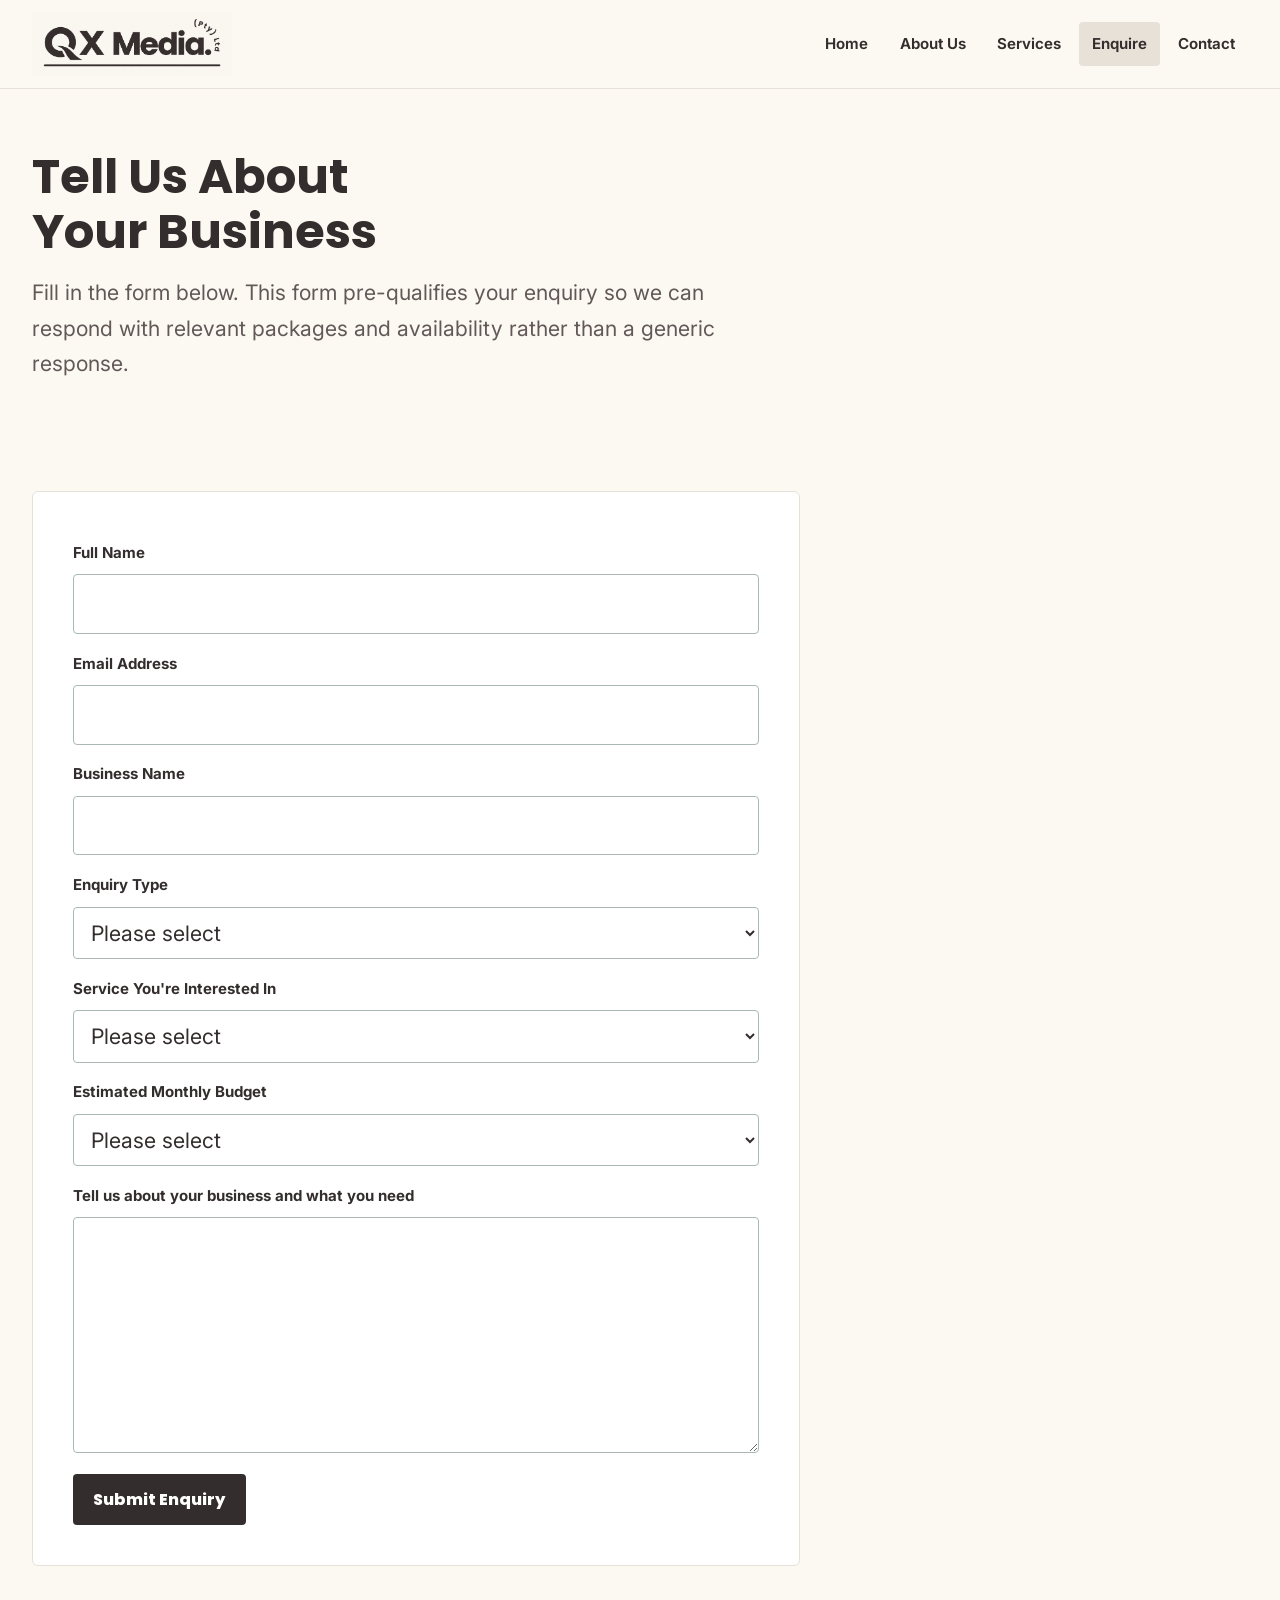
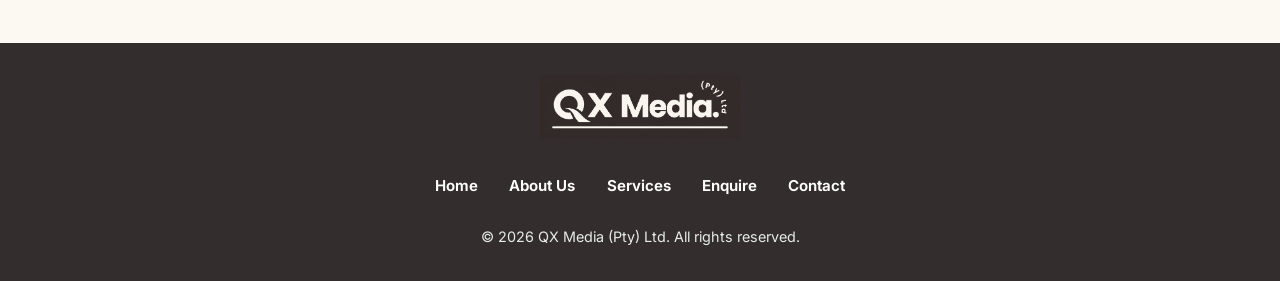
<file: enquiry.html>
<!DOCTYPE html>
<html lang="en">
<head>
    <meta charset="UTF-8">
    <meta http-equiv="X-UA-Compatible" content="IE=edge">
    <meta name="viewport" content="width=device-width, initial-scale=1.0">
    <meta name="description" content="Tell QX Media about your business, marketing goals, and budget to receive a service recommendation tailored to your needs.">
    <link rel="stylesheet" href="css/main.css">
    <link rel="preconnect" href="https://fonts.googleapis.com">
    <link rel="preconnect" href="https://fonts.gstatic.com" crossorigin>
    <link href="https://fonts.googleapis.com/css2?family=Inter:wght@400;500;700&family=Poppins:wght@500;600;700;800&display=swap" rel="stylesheet">
    <link rel="icon" type="image/svg+xml" href="favicon.svg">
</head>
<body>

  <header class="site-header">
    <a class="logo" href="index.html">
      <img src="images/qx-logo-dark-on-ivory.png" alt="QX Media (Pty) Ltd">
    </a>
    <nav>
      <ul>
        <li><a href="index.html">Home</a></li>
        <li><a href="about.html">About Us</a></li>
        <li><a href="services.html">Services</a></li>
        <li><a href="enquiry.html" class="current-page">Enquire</a></li>
        <li><a href="contact.html">Contact</a></li>
      </ul>
    </nav>
  </header>

  <main>

    <section id="page-intro">
        <h1>Tell Us About Your Business</h1>
        <p>Fill in the form below. This form pre-qualifies your
        enquiry so we can respond with relevant packages and availability rather than a generic response.</p>
    </section>

    <section id="enquiry-form">
      <form id="enquiryForm" name="enquiryForm">

        <label for="fullName">Full Name</label>
        <input type="text" id="fullName" name="fullName" required>

        <label for="email">Email Address</label>
        <input type="email" id="email" name="email" required>

        <label for="businessName">Business Name</label>
        <input type="text" id="businessName" name="businessName" required>

        <label for="enquiryType">Enquiry Type</label>
        <select id="enquiryType" name="enquiryType" required>
          <option value="">Please select</option>
          <option value="sme">SME</option>
          <option value="ecommerce">E-commerce</option>
          <option value="corporate">Corporate</option>
        </select>

        <label for="serviceInterest">Service You're Interested In</label>
        <select id="serviceInterest" name="serviceInterest" required>
          <option value="">Please select</option>
          <option value="ad-management">Social Media Ad Development &amp; Management</option>
          <option value="content-creation">Content Creation</option>
          <option value="community-management">Community Management</option>
          <option value="analytics-reporting">Analytics &amp; Reporting</option>
          <option value="content-strategy">Content Strategy</option>
          <option value="not-sure">Not sure yet</option>
        </select>

        <label for="budgetRange">Estimated Monthly Budget</label>
        <select id="budgetRange" name="budgetRange">
          <option value="">Please select</option>
          <option value="under-5k">Under R5,000</option>
          <option value="5k-15k">R5,000 - R15,000</option>
          <option value="15k-plus">R15,000+</option>
        </select>

        <label for="message">Tell us about your business and what you need</label>
        <textarea id="message" name="message" rows="6" required></textarea>

        <button type="submit">Submit Enquiry</button>

      </form>
        <p id="enquiryStatus" role="alert" hidden></p>
        <div id="enquiryResponse" aria-live="polite" hidden></div>
    </section>

  </main>

  <footer>

    <a class="footer-logo" href="index.html">
      <img src="images/qx-logo-white-on-dark.png" alt="QX Media (Pty) Ltd">
    </a>
    <nav>
      <ul>
        <li><a href="index.html">Home</a></li>
        <li><a href="about.html">About Us</a></li>
        <li><a href="services.html">Services</a></li>
        <li><a href="enquiry.html">Enquire</a></li>
        <li><a href="contact.html">Contact</a></li>
      </ul>
    </nav>
    <p>&copy; 2026 QX Media (Pty) Ltd. All rights reserved.</p>
  </footer>

  <script src="js/app.js"></script>

</body>
</html>
</file>
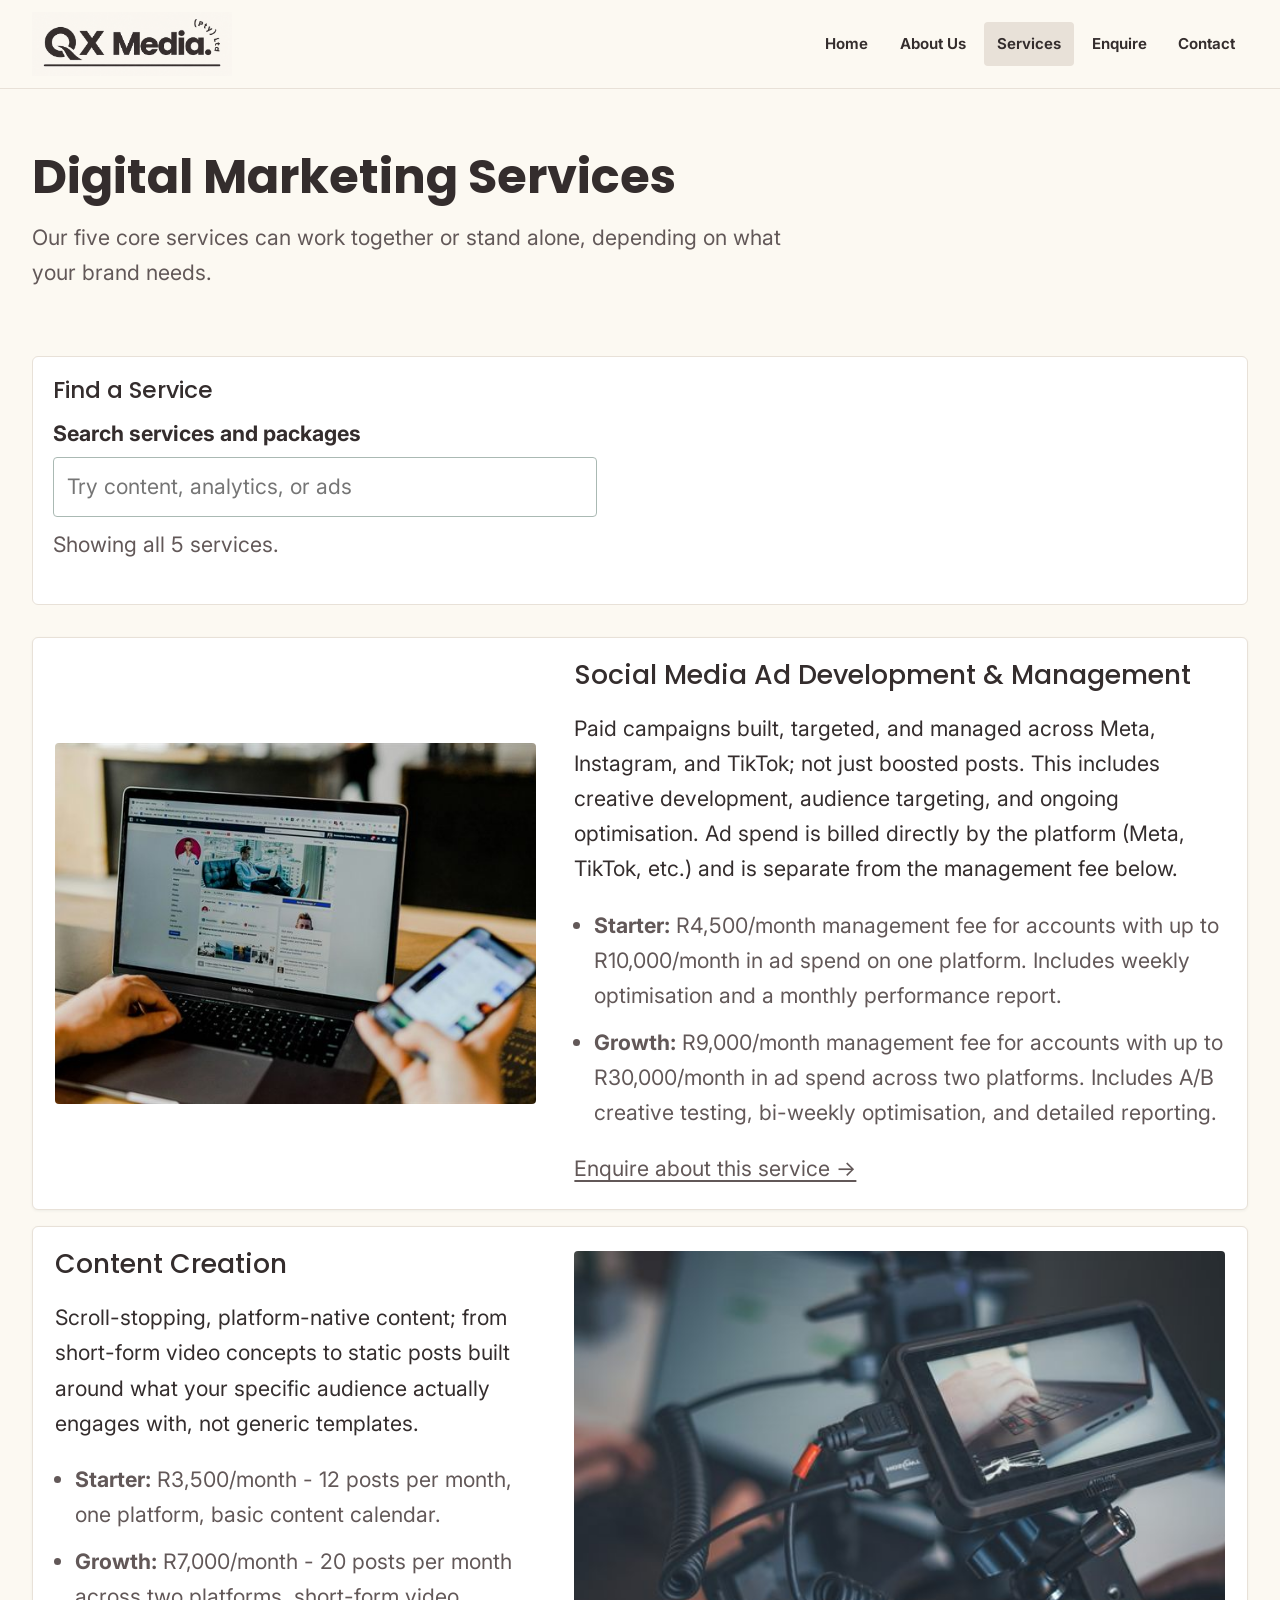
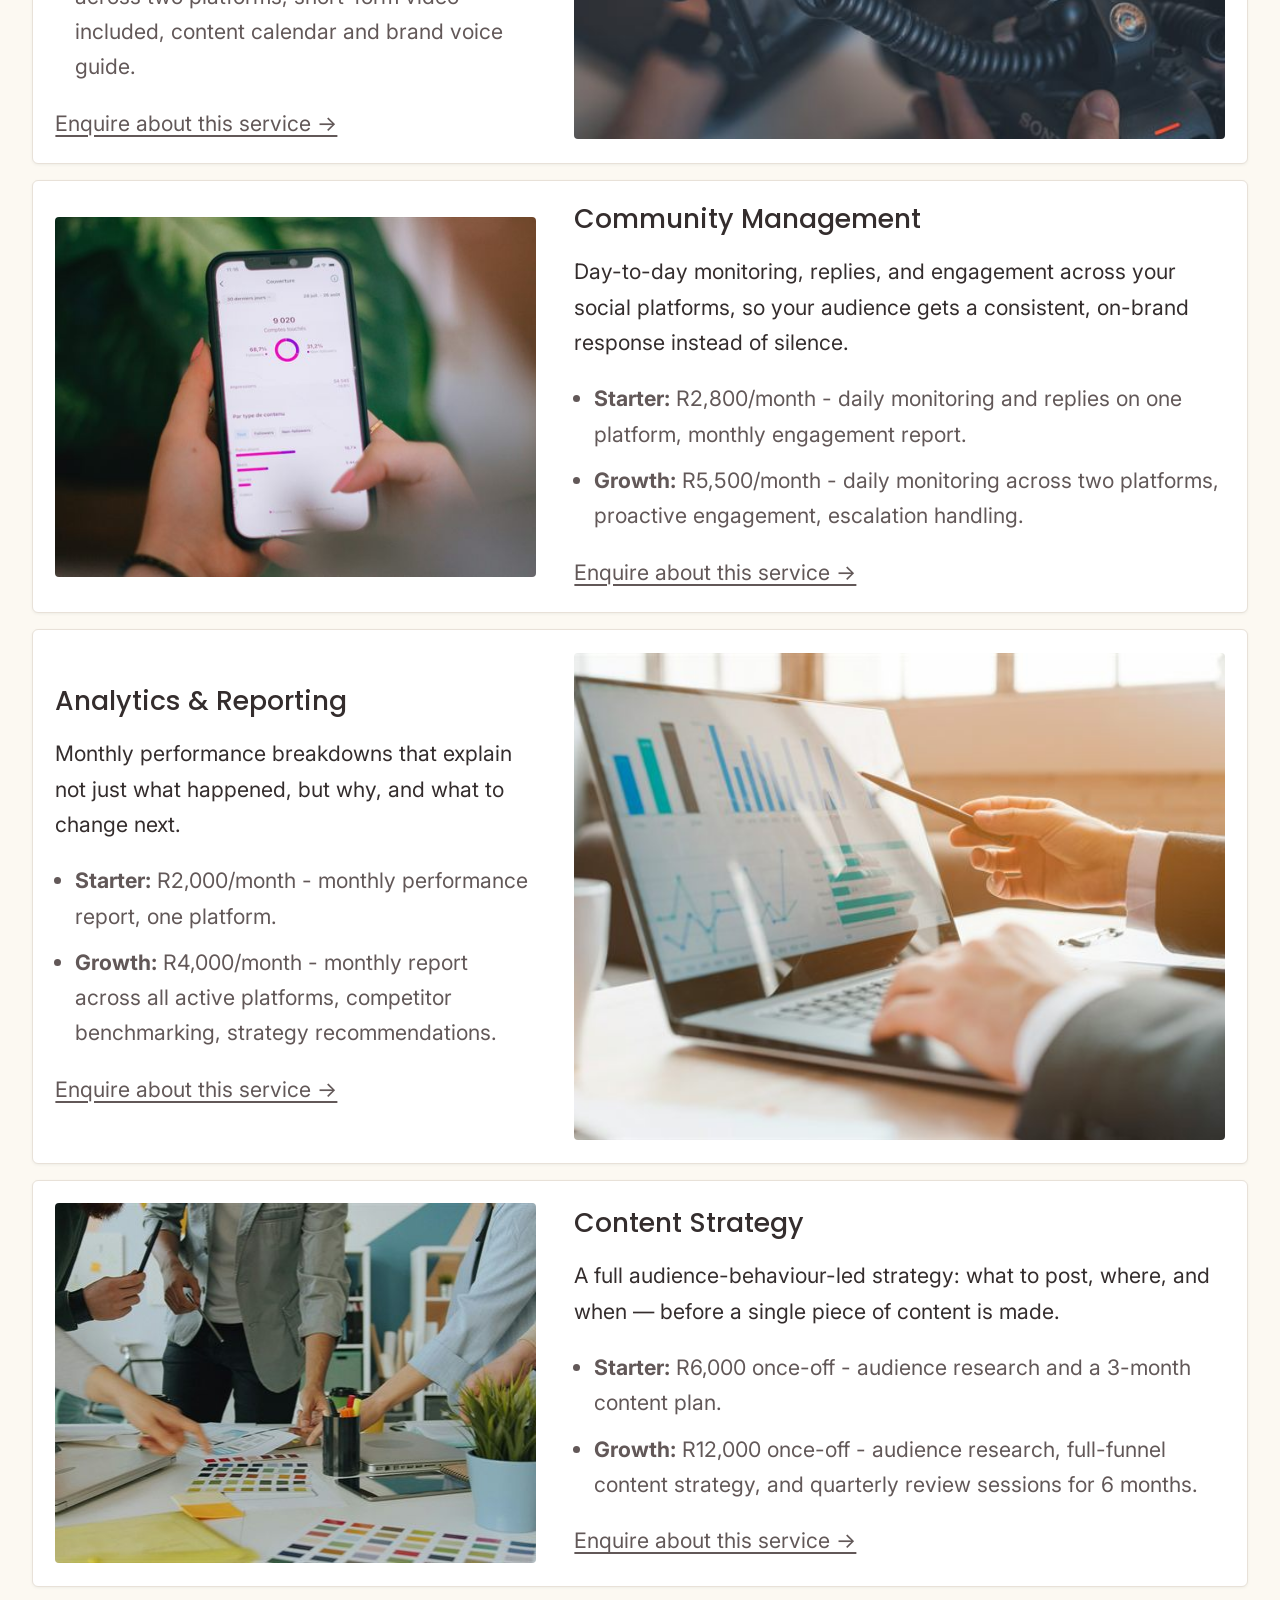
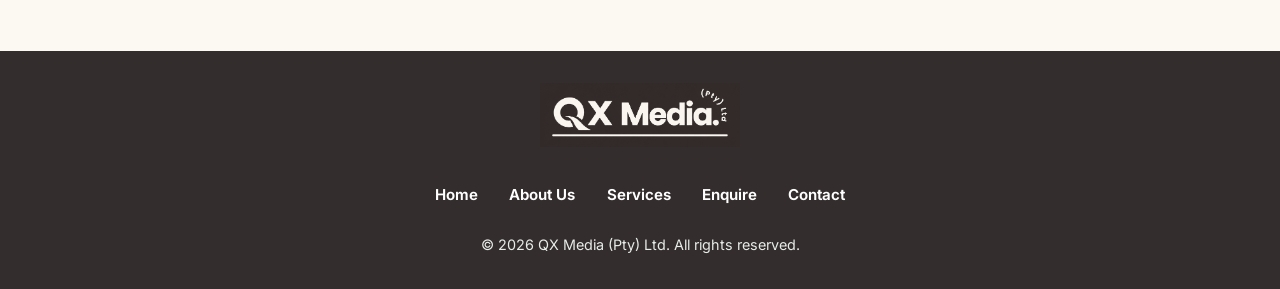
<file: services.html>
<!DOCTYPE html>
<html lang="en">
<head>
    <meta charset="UTF-8">
    <meta http-equiv="X-UA-Compatible" content="IE=edge">
    <meta name="viewport" content="width=device-width, initial-scale=1.0">
    <meta name="description" content="Explore social media advertising, content creation, community management, analytics, and content strategy for South African businesses.">
    <title>Digital Marketing Services | QX Media</title>
    <link rel="preconnect" href="https://fonts.googleapis.com">
    <link rel="preconnect" href="https://fonts.gstatic.com" crossorigin>
    <link href="https://fonts.googleapis.com/css2?family=Inter:wght@400;500;700&family=Poppins:wght@500;600;700;800&display=swap" rel="stylesheet">
    <link rel="icon" type="image/svg+xml" href="favicon.svg">
    <link rel="stylesheet" href="css/main.css">
</head>

<body>
<header class="site-header">
  <a class="logo" href="index.html">
    <img src="images/qx-logo-dark-on-ivory.png" alt="QX Media (Pty) Ltd">
  </a>
    <nav>
      <ul>
        <li><a href="index.html">Home</a></li>
        <li><a href="about.html">About Us</a></li>
        <li><a href="services.html" class="current-page">Services</a></li>
        <li><a href="enquiry.html">Enquire</a></li>
        <li><a href="contact.html">Contact</a></li>
      </ul>
    </nav>
  </header>
  
<main>

    <section id="page-intro">
      <h1 class="services-title">Digital Marketing Services</h1>
      <p>Our five core services can work together or stand alone, depending on what your brand needs.</p>
    </section>

    <section class="service-search" aria-labelledby="service-search-heading">
      <h2 id="service-search-heading">Find a Service</h2>
      <label for="serviceSearch">Search services and packages</label>
      <input id="serviceSearch" type="search"
        placeholder="Try content, analytics, or ads" autocomplete="off">
      <p id="serviceSearchStatus" role="status" aria-live="polite">
        Showing all 5 services.
      </p>
    </section>



<article class="service-detail" id="ad-management">
  <figure class="service-image">
    <img
      src="images/social-ads-960.jpg"
      srcset="images/social-ads-640.jpg 640w,
              images/social-ads-960.jpg 960w,
              images/social-ads-1600.jpg 1600w"
      sizes="(min-width: 70rem) 32vw, (min-width: 48rem) 38vw, 100vw"
      width="960"
      height="640"
      loading="lazy"
      alt="A laptop showing a business social media page beside a phone">
  </figure>
  <div class="service-copy">
    <h2>Social Media Ad Development &amp; Management</h2>
    <p>Paid campaigns built, targeted, and managed across Meta, Instagram, and TikTok; not just
      boosted posts. This includes creative development, audience targeting, and ongoing optimisation. Ad spend
      is billed directly by the platform (Meta, TikTok, etc.) and is separate from the management fee below.</p>
    <ul class="package-tiers">
      <li><strong>Starter:</strong> R4,500/month management fee for accounts with up to R10,000/month
        in ad spend on one platform. Includes weekly optimisation and a monthly performance report.</li>
      <li><strong>Growth:</strong> R9,000/month management fee for accounts with up to R30,000/month
        in ad spend across two platforms. Includes A/B creative testing, bi-weekly optimisation, and detailed
        reporting.</li>
    </ul>
    <a href="enquiry.html">Enquire about this service &rarr;</a>
  </div>
</article>

<article class="service-detail" id="content-creation">
  <figure class="service-image">
    <img
      src="images/content-creation-960.jpg"
      srcset="images/content-creation-640.jpg 640w,
              images/content-creation-960.jpg 960w,
              images/content-creation-1600.jpg 1600w"
      sizes="(min-width: 70rem) 32vw, (min-width: 48rem) 38vw, 100vw"
      width="960"
      height="640"
      loading="lazy"
      alt="A video camera and monitor set up to record creative content">
  </figure>
  <div class="service-copy">
    <h2>Content Creation</h2>
    <p>Scroll-stopping, platform-native content; from short-form video concepts to static posts
      built around what your specific audience actually engages with, not generic templates.</p>
    <ul class="package-tiers">
      <li><strong>Starter:</strong> R3,500/month - 12 posts per month, one platform, basic content
        calendar.</li>
      <li><strong>Growth:</strong> R7,000/month - 20 posts per month across two platforms, short-form
        video included, content calendar and brand voice guide.</li>
    </ul>
    <a href="enquiry.html">Enquire about this service &rarr;</a>
  </div>
</article>

<article class="service-detail" id="community-management">
  <figure class="service-image">
    <img
      src="images/community-management-960.jpg"
      srcset="images/community-management-640.jpg 640w,
              images/community-management-960.jpg 960w,
              images/community-management-1600.jpg 1600w"
      sizes="(min-width: 70rem) 32vw, (min-width: 48rem) 38vw, 100vw"
      width="960"
      height="640"
      loading="lazy"
      alt="A person reviewing social media reach and engagement on a smartphone">
  </figure>
  <div class="service-copy">
    <h2>Community Management</h2>
    <p>Day-to-day monitoring, replies, and engagement across your social platforms, so your audience gets a
      consistent, on-brand response instead of silence.</p>
    <ul class="package-tiers">
      <li><strong>Starter:</strong> R2,800/month - daily monitoring and replies on one platform, monthly
        engagement report.</li>
      <li><strong>Growth:</strong> R5,500/month - daily monitoring across two platforms, proactive
        engagement, escalation handling.</li>
    </ul>
    <a href="enquiry.html">Enquire about this service &rarr;</a>
  </div>
</article>

<article class="service-detail" id="analytics-reporting">
  <figure class="service-image">
    <img
      src="images/analytics-reporting-960.jpg"
      srcset="images/analytics-reporting-640.jpg 640w,
              images/analytics-reporting-960.jpg 960w,
              images/analytics-reporting-1600.jpg 1600w"
      sizes="(min-width: 70rem) 32vw, (min-width: 48rem) 38vw, 100vw"
      width="960"
      height="640"
      loading="lazy"
      alt="A person pointing at charts and performance metrics on a laptop">
  </figure>
  <div class="service-copy">
    <h2>Analytics &amp; Reporting</h2>
    <p>Monthly performance breakdowns that explain not just what happened, but why, and what to change
      next.</p>
    <ul class="package-tiers">
      <li><strong>Starter:</strong> R2,000/month - monthly performance report, one platform.</li>
      <li><strong>Growth:</strong> R4,000/month -  monthly report across all active platforms, competitor
        benchmarking, strategy recommendations.</li>
    </ul>
    <a href="enquiry.html">Enquire about this service &rarr;</a>
  </div>
</article>

<article class="service-detail" id="content-strategy">
  <figure class="service-image">
    <img
      src="images/content-strategy-960.jpg"
      srcset="images/content-strategy-640.jpg 640w,
              images/content-strategy-960.jpg 960w,
              images/content-strategy-1600.jpg 1600w"
      sizes="(min-width: 70rem) 32vw, (min-width: 48rem) 38vw, 100vw"
      width="960"
      height="540"
      loading="lazy"
      alt="A team planning content together using boards and colour swatches">
  </figure>
  <div class="service-copy">
    <h2>Content Strategy</h2>
    <p>A full audience-behaviour-led strategy: what to post, where, and when &mdash; before a single piece of
      content is made.</p>
    <ul class="package-tiers">
      <li><strong>Starter:</strong> R6,000 once-off - audience research and a 3-month content plan.</li>
      <li><strong>Growth:</strong> R12,000 once-off - audience research, full-funnel content strategy,
        and quarterly review sessions for 6 months.</li>
    </ul>
    <a href="enquiry.html">Enquire about this service &rarr;</a>
  </div>
</article>

</main>  

  <footer>
  <a class="footer-logo" href="index.html">
    <img src="images/qx-logo-white-on-dark.png" alt="QX Media (Pty) Ltd">
  </a>
    <nav>
      <ul>
        <li><a href="index.html">Home</a></li>
        <li><a href="about.html">About Us</a></li>
        <li><a href="services.html">Services</a></li>
        <li><a href="enquiry.html">Enquire</a></li>
        <li><a href="contact.html">Contact</a></li>
      </ul>
    </nav>
    <p>&copy; 2026 QX Media (Pty) Ltd. All rights reserved.</p>
  </footer>

  <script src="js/app.js" defer></script>

</body>
</html>
</file>
<file: css/main.css>
:root {
  color-scheme: light;
  --deep-brown: #342d2d;
  --warm-ivory: #fcf9f2;
  --soft-taupe: #e8e1d8;
  --muted-brown: #625858;
  --pure-white: #ffffff;
  --ink: var(--deep-brown);
  --muted: var(--muted-brown);
  --paper: var(--warm-ivory);
  --white: var(--pure-white);
  --line: var(--soft-taupe);
  --content-width: 76rem;
  font-family: Inter, "Segoe UI", Arial, sans-serif;
  color: var(--ink);
  background: var(--paper);
  font-synthesis: none;
  text-rendering: optimizeLegibility;
}

*,
*::before,
*::after {
  box-sizing: border-box;
}

html {
  scroll-behavior: smooth;
}

body {
  min-width: 320px;
  margin: 0;
  font-size: 1.333rem;
  line-height: 1.65;
}

img,
picture {
  display: block;
  max-width: 100%;
}

img {
  height: auto;
}

a {
  color: var(--muted-brown);
  text-underline-offset: 0.2em;
}

a:hover {
  color: var(--ink);
}

a:focus-visible,
button:focus-visible,
input:focus-visible,
select:focus-visible,
textarea:focus-visible {
  outline: 3px solid var(--deep-brown);
  outline-offset: 3px;
}

h1,
h2,
h3,
p {
  margin-top: 0;
}

h1,
h2,
h3 {
  font-family: Poppins, "Segoe UI", Arial, sans-serif;
  color: var(--ink);
  line-height: 1.15;
}

h1 {
  max-width: 13ch;
  margin-bottom: 1rem;
  font-size: 3rem;
  font-weight: 700;
}

.services-title {
  max-width: none;
}

h2 {
  margin-bottom: 1.25rem;
  font-size: 2.333rem;
  font-weight: 500;
}

h3 {
  margin-bottom: 0.65rem;
  font-size: 1.667rem;
  font-weight: 500;
}

.site-header {
  display: flex;
  min-height: 5.25rem;
  align-items: center;
  justify-content: space-between;
  gap: 1.5rem;
  padding: 0.75rem max(1.25rem, calc((100vw - var(--content-width)) / 2));
  background: var(--paper);
  border-bottom: 1px solid var(--line);
}

.logo {
  display: block;
  width: 12.5rem;
  height: 4rem;
  overflow: hidden;
}

.logo img,
.footer-logo img {
  width: 100%;
  height: 100%;
  object-fit: cover;
  object-position: center;
}

.footer-logo {
  display: inline-block;
  width: 12.5rem;
  height: 4rem;
  margin-bottom: 1rem;
  overflow: hidden;
}

nav ul {
  display: flex;
  flex-wrap: wrap;
  align-items: center;
  gap: 0.35rem;
  margin: 0;
  padding: 0;
  list-style: none;
}

nav a {
  display: inline-flex;
  min-height: 2.75rem;
  align-items: center;
  padding: 0.5rem 0.8rem;
  border-radius: 4px;
  color: var(--ink);
  font-size: 0.94rem;
  font-weight: 650;
  text-decoration: none;
}

nav a:hover,
nav a:focus-visible,
nav a.current-page {
  background: var(--soft-taupe);
  color: var(--ink);
}

main {
  width: min(100% - 2.5rem, var(--content-width));
  margin-inline: auto;
}

.hero {
  display: grid;
  width: 100vw;
  grid-template-columns: minmax(0, 1.05fr) minmax(19rem, 0.95fr);
  align-items: center;
  gap: clamp(2rem, 5vw, 5rem);
  margin-left: calc(50% - 50vw);
  padding: clamp(3.5rem, 7vw, 6.5rem) max(1.25rem, calc((100vw - var(--content-width)) / 2));
  background: var(--deep-brown);
  color: var(--white);
}

.hero-copy {
  width: min(100%, 38rem);
  justify-self: end;
}

.hero h1,
.hero h2 {
  color: var(--white);
}

.hero h1 {
  font-size: 3rem;
}

.hero-copy > p:not(.eyebrow) {
  max-width: 39rem;
  margin-bottom: 1.75rem;
  color: var(--white);
  font-size: 1.1rem;
}

.eyebrow {
  margin-bottom: 0.8rem;
  color: var(--soft-taupe);
  font-size: 0.8rem;
  font-weight: 700;
  text-transform: uppercase;
}

.hero-image {
  width: min(100%, 37rem);
  justify-self: start;
}

.hero-image img {
  width: 100%;
  aspect-ratio: 1.25;
  border: 5px solid rgb(255 255 255 / 35%);
  border-radius: 6px;
  object-fit: cover;
}

.cta-button,
button[type="submit"] {
  display: inline-flex;
  min-height: 3rem;
  align-items: center;
  justify-content: center;
  padding: 0.7rem 1.15rem;
  border: 2px solid var(--deep-brown);
  border-radius: 4px;
  background: var(--deep-brown);
  color: var(--white);
  font-family: Poppins, "Segoe UI", Arial, sans-serif;
  font-size: 1rem;
  font-weight: 750;
  text-decoration: none;
  cursor: pointer;
}

.cta-button:hover,
button[type="submit"]:hover {
  border-color: var(--soft-taupe);
  background: var(--soft-taupe);
  color: var(--ink);
}

.cta-button:active,
button[type="submit"]:active {
  transform: translateY(1px);
}

.hero .cta-button {
  color: var(--deep-brown);
  background: var(--warm-ivory);
  border-color: var(--warm-ivory);
  border-radius: 2px;
}

.hero .cta-button:hover {
  color: var(--deep-brown);
  background: var(--soft-taupe);
  border-color: var(--soft-taupe);
}

.content-section,
#founders,
#locations,
#enquiry-form,
#contact-form {
  margin-block: clamp(3rem, 6vw, 5.25rem);
}

.content-section > p,
#page-intro > p {
  max-width: 47rem;
  color: var(--muted);
}

#how-it-works,
#service-highlights,
#results,
#founders,
#locations {
  display: grid;
  grid-template-columns: repeat(3, minmax(0, 1fr));
  gap: 1rem;
}

#how-it-works > h2,
#service-highlights > h2,
#results > h2,
#founders > h2 {
  grid-column: 1 / -1;
}

.step,
.service-card,
.stat-card,
.founder-bio,
.service-detail,
.location-card {
  min-width: 0;
  padding: 1.4rem;
  border: 1px solid var(--line);
  border-radius: 6px;
  background: var(--white);
  box-shadow: 0 1px 3px rgb(24 45 50 / 6%);
}

.step::before {
  display: block;
  width: 2rem;
  height: 0.25rem;
  margin-bottom: 1.1rem;
  background: var(--deep-brown);
  content: "";
}

.service-card {
  border-top: 3px solid var(--soft-taupe);
}

#service-highlights > a {
  grid-column: 1 / -1;
  justify-self: start;
  font-weight: 700;
}

#results {
  padding: 2rem;
  border-radius: 6px;
  background: var(--soft-taupe);
}

.stat-card {
  border-color: transparent;
  background: transparent;
}

.stat-number {
  margin-bottom: 0.25rem;
  color: var(--muted-brown);
  font-size: 2.5rem;
  font-weight: 800;
  line-height: 1;
}

#why-qx-media {
  padding: clamp(1.5rem, 4vw, 3rem);
  border-left: 5px solid var(--deep-brown);
  background: var(--white);
}

#page-intro {
  margin-block: 3rem 2rem;
  padding-block: 0.75rem;
}

#page-intro h1 {
  font-size: 3rem;
}

#founders {
  grid-template-columns: repeat(2, minmax(0, 1fr));
}

.founder-bio {
  overflow: hidden;
  padding: 0;
}

.founder-bio img {
  width: 100%;
  aspect-ratio: 1;
  object-fit: cover;
}

.gallery-trigger {
  display: block;
  width: 100%;
  padding: 0;
  overflow: hidden;
  border: 0;
  background: transparent;
  cursor: zoom-in;
}

.gallery-trigger img {
  transition: transform 180ms ease;
}

.gallery-trigger:hover img {
  transform: scale(1.025);
}

.founder-bio h3,
.founder-bio p {
  margin: 0.75rem 1rem 0;
  text-align: center;
}

.founder-bio p {
  margin-top: 0.15rem;
  margin-bottom: 1rem;
}

.lightbox {
  width: min(90vw, 50rem);
  max-width: none;
  max-height: 90vh;
  padding: 1rem;
  border: 1px solid var(--line);
  border-radius: 6px;
  background: var(--paper);
  color: var(--ink);
}

.lightbox::backdrop {
  background: rgb(20 16 16 / 78%);
}

.lightbox img {
  width: 100%;
  max-height: calc(90vh - 5rem);
  object-fit: contain;
}

.lightbox-close {
  display: block;
  min-height: 2.75rem;
  margin: 0 0 0.75rem auto;
  padding: 0.45rem 0.8rem;
  border: 1px solid var(--line);
  border-radius: 4px;
  background: var(--white);
  color: var(--ink);
  font: inherit;
  cursor: pointer;
}

#mission-vision {
  padding: 2rem;
  border-radius: 6px;
  background: var(--soft-taupe);
}

.service-detail {
  display: grid;
  grid-template-columns: minmax(0, 0.85fr) minmax(0, 1.15fr);
  align-items: center;
  gap: clamp(1.25rem, 3vw, 2.5rem);
  margin-block: 1rem;
}

.service-detail:nth-of-type(even) .service-image {
  order: 2;
}

.service-image {
  min-width: 0;
  margin: 0;
}

.service-image img {
  width: 100%;
  aspect-ratio: 4 / 3;
  border-radius: 4px;
  object-fit: cover;
}

.service-copy {
  min-width: 0;
}

.service-detail h2,
.location-card h2 {
  font-size: 1.667rem;
}

.service-detail > a {
  display: inline-block;
  margin-top: 0.5rem;
  font-weight: 700;
}

.package-tiers {
  padding-left: 1.2rem;
  color: var(--muted);
}

.package-tiers li + li {
  margin-top: 0.7rem;
}

#locations {
  grid-template-columns: repeat(2, minmax(0, 1fr));
}

.location-card address {
  color: var(--muted);
  font-style: normal;
}

.office-map {
  display: block;
  width: 100%;
  aspect-ratio: 16 / 9;
  margin-top: 1.25rem;
  border: 0;
  border-radius: 4px;
}

.service-search {
  margin-block: 2rem;
  padding: 1.25rem;
  border: 1px solid var(--line);
  border-radius: 6px;
  background: var(--white);
}

.service-search h2 {
  margin-bottom: 0.75rem;
  font-size: 1.45rem;
}

.service-search label {
  display: block;
  margin-bottom: 0.4rem;
  font-weight: 700;
}

.service-search input {
  width: min(100%, 34rem);
  min-height: 2.9rem;
  padding: 0.7rem 0.8rem;
  border: 1px solid #aab9b3;
  border-radius: 4px;
  font: inherit;
}

#serviceSearchStatus {
  margin-top: 0.65rem;
  color: var(--muted);
}

.service-detail[hidden] {
  display: none !important;
}

#enquiry-form,
#contact-form {
  max-width: 48rem;
  padding: clamp(1.25rem, 4vw, 2.5rem);
  border: 1px solid var(--line);
  border-radius: 6px;
  background: var(--white);
}

form {
  display: grid;
  grid-template-columns: repeat(2, minmax(0, 1fr));
  gap: 0.55rem 1rem;
}

form label,
form input,
form select,
form textarea,
form button {
  min-width: 0;
  grid-column: 1 / -1;
}

form label {
  margin-top: 0.55rem;
  font-size: 0.94rem;
  font-weight: 700;
}

form input,
form select,
form textarea {
  width: 100%;
  min-height: 2.9rem;
  padding: 0.7rem 0.8rem;
  border: 1px solid #aab9b3;
  border-radius: 4px;
  background: var(--white);
  color: var(--ink);
  font: inherit;
}

form textarea {
  min-height: 9rem;
  resize: vertical;
}

form button[type="submit"] {
  justify-self: start;
  margin-top: 0.75rem;
}

footer {
  margin-top: 4rem;
  padding: 2rem max(1.25rem, calc((100vw - var(--content-width)) / 2));
  background: var(--ink);
  color: #e6ece8;
  text-align: center;
}

footer nav ul {
  justify-content: center;
  margin-bottom: 1rem;
}

footer nav a {
  color: var(--white);
}

footer nav a:hover,
footer nav a:focus-visible {
  background: var(--muted-brown);
  color: var(--white);
}

footer p {
  margin-bottom: 0;
  font-size: 0.9rem;
}

@media (max-width: 68rem) {
  h1 {
    font-size: 2.8rem;
  }

  .hero h1 {
    font-size: 3.1rem;
  }

  #how-it-works,
  #service-highlights {
    grid-template-columns: repeat(2, minmax(0, 1fr));
  }
}

@media (max-width: 48rem) {
  .site-header {
    align-items: flex-start;
    flex-direction: column;
    gap: 0.65rem;
    padding-block: 1rem;
  }

  .site-header nav {
    width: 100%;
  }

  .logo,
  .footer-logo {
    width: 11rem;
    height: 3.5rem;
  }

  .site-header nav ul {
    gap: 0.15rem;
  }

  .site-header nav a {
    padding-inline: 0.6rem;
  }

    .hero {
    grid-template-columns: minmax(0, 1fr);
    gap: 2rem;
    padding-inline: 1.25rem;
  }

  .hero-copy,
  .hero-image {
    width: min(100%, 42rem);
    justify-self: center;
  }

  .service-detail {
    grid-template-columns: minmax(0, 1fr);
  }

  .service-detail:nth-of-type(even) .service-image {
    order: 0;
  }

    .service-image img {
    aspect-ratio: 16 / 9;
  }

  .hero h1 {
    font-size: 2.8rem;
  }

  #results {
    grid-template-columns: repeat(3, minmax(0, 1fr));
    padding: 1.25rem;
  }

  .stat-card {
    padding: 0.75rem 0.25rem;
  }

    .stat-number {
    font-size: 2rem;
  }
}

@media (max-width: 36rem) {
  body {
    font-size: 1.1rem;
  }

  main {
    width: min(100% - 2rem, var(--content-width));
  }

  h1,
  .hero h1,
  #page-intro h1 {
    font-size: 2.35rem;
  }

  h2 {
    font-size: 1.7rem;
  }

  .site-header {
    padding-inline: 1rem;
  }

    .site-header nav a {
    min-height: 2.5rem;
    padding-inline: 0.45rem;
    font-size: 0.88rem;
  }

  .hero {
    padding-inline: 1rem;
  }

  #how-it-works,
  #service-highlights,
  #results,
  #founders,
  #locations {
    grid-template-columns: minmax(0, 1fr);
  }

  #results {
    gap: 0.25rem;
  }

    .stat-card {
    display: flex;
    align-items: baseline;
    gap: 0.8rem;
  }

  .stat-card p:last-child {
    margin-bottom: 0;
  }

  #mission-vision {
    padding: 1.25rem;
  }

    #enquiry-form,
  #contact-form {
    padding: 1.1rem;
  }

  footer nav ul {
    gap: 0.1rem;
  }

  footer nav a {
    padding-inline: 0.45rem;
    font-size: 0.88rem;
  }
}

@media (prefers-reduced-motion: reduce) {
  html {
    scroll-behavior: auto;
  }

}
/* Branded missing-page layout */
.not-found {
  display: grid;
  min-height: min(60vh, 38rem);
  align-content: center;
  justify-items: start;
  padding-block: clamp(4rem, 10vw, 8rem);
}

.not-found-code {
  margin-bottom: 0.75rem;
  color: var(--muted-brown);
  letter-spacing: 0.08em;
}

.not-found-actions {
  display: flex;
  flex-wrap: wrap;
  align-items: center;
  gap: 1rem 1.5rem;
}

.not-found-actions a:not(.cta-button) {
  font-weight: 650;
}
</file>
